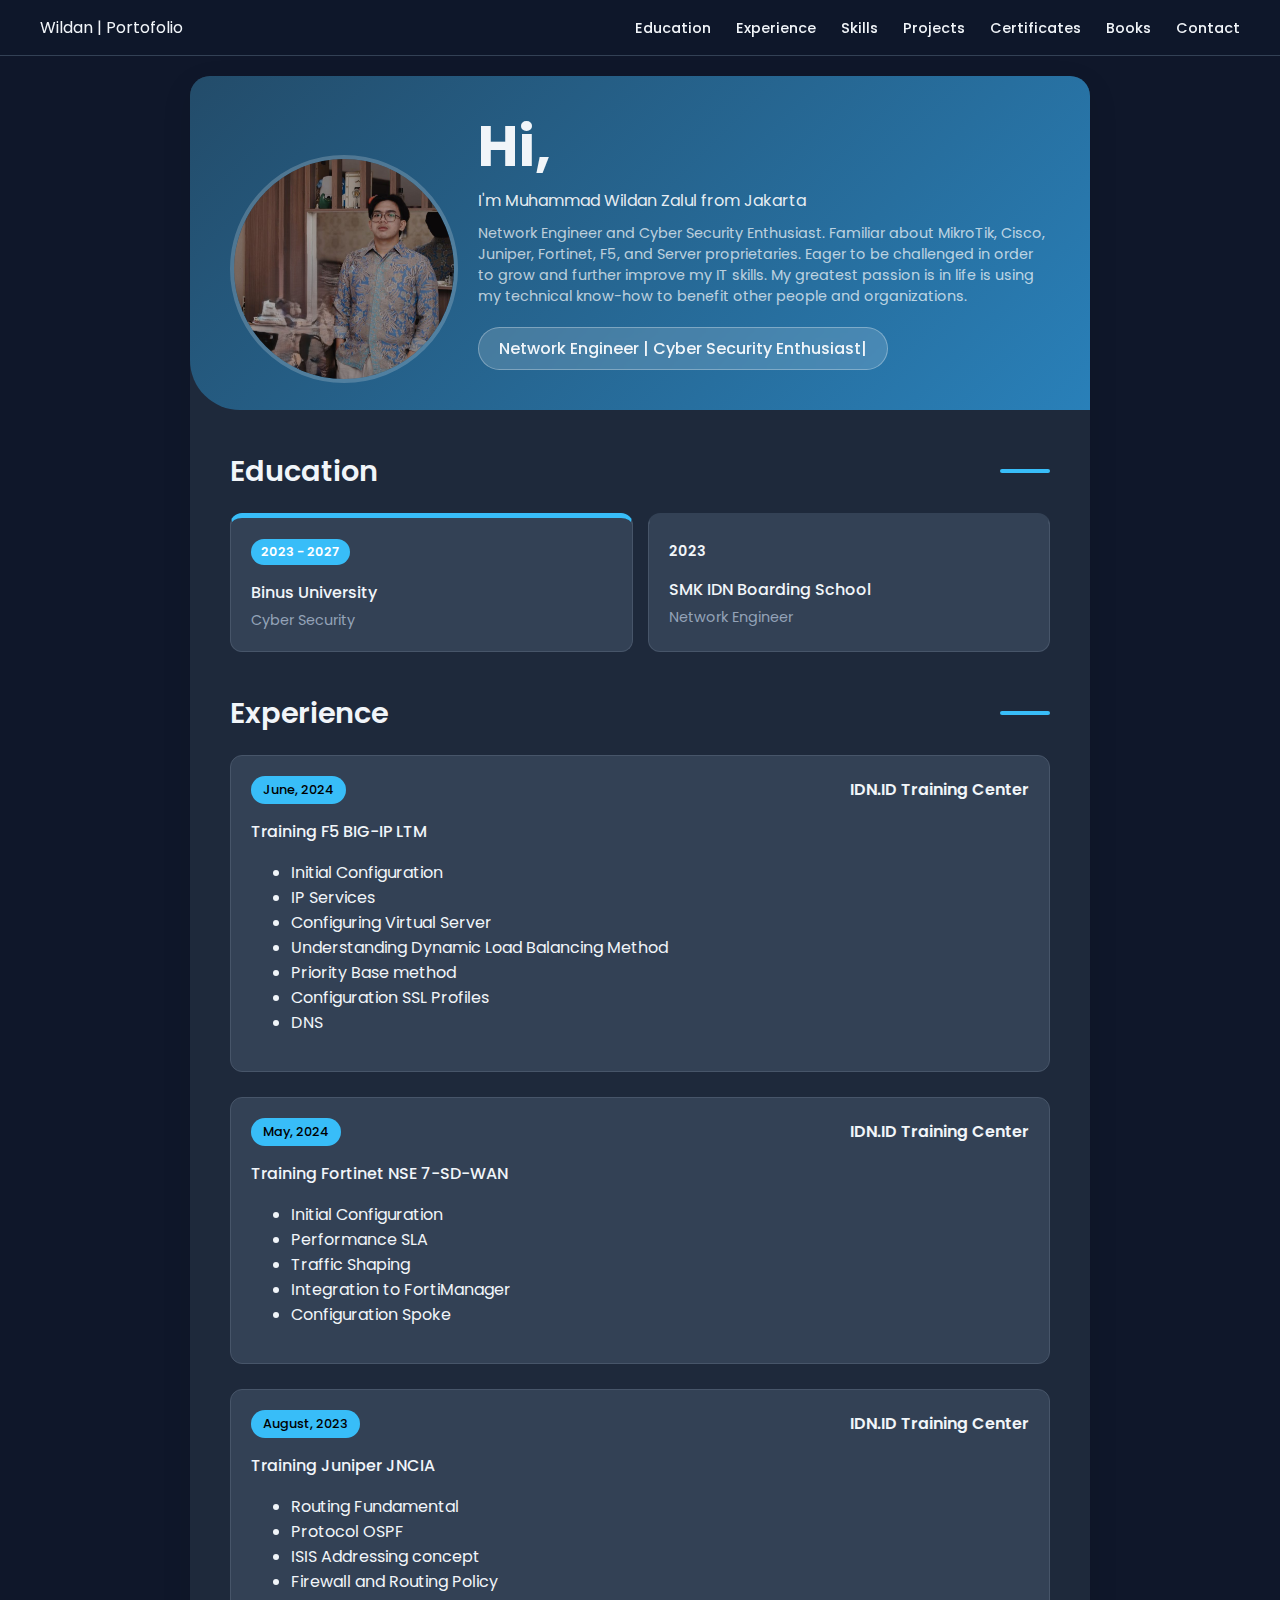
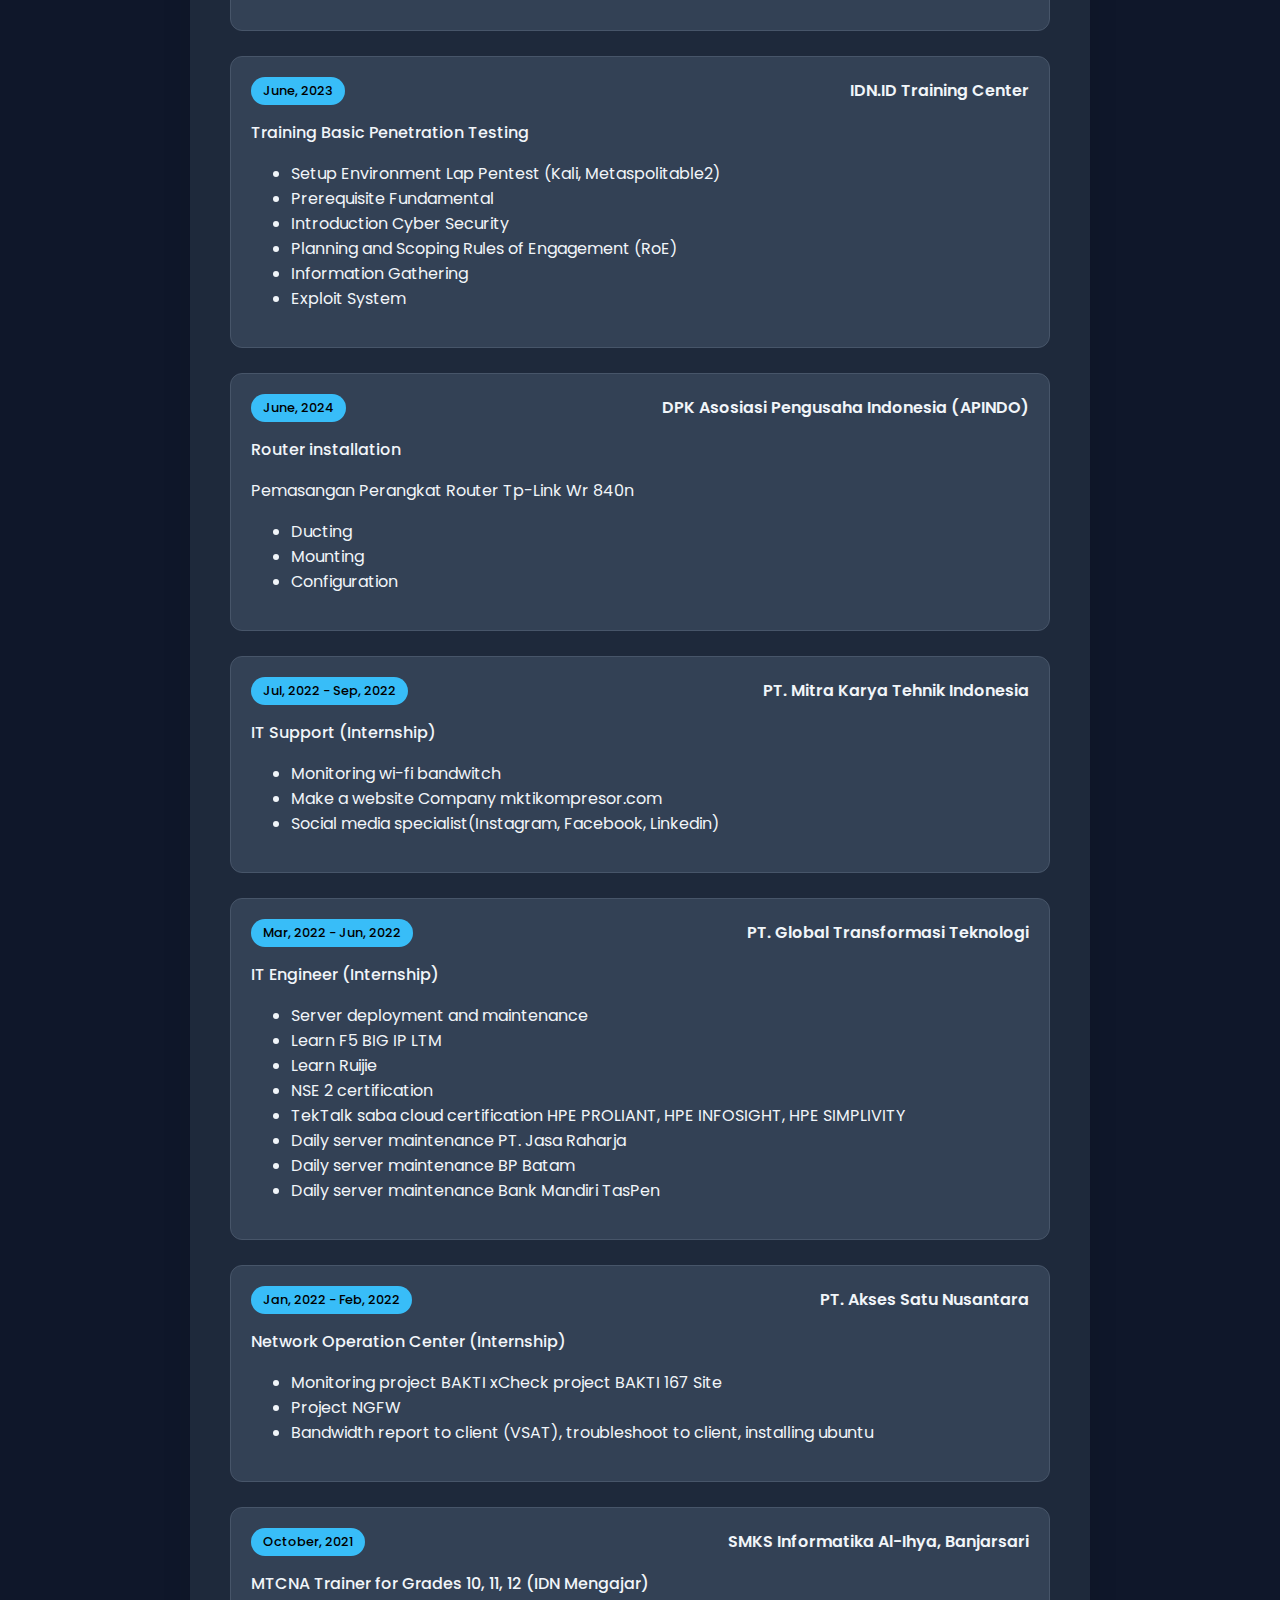
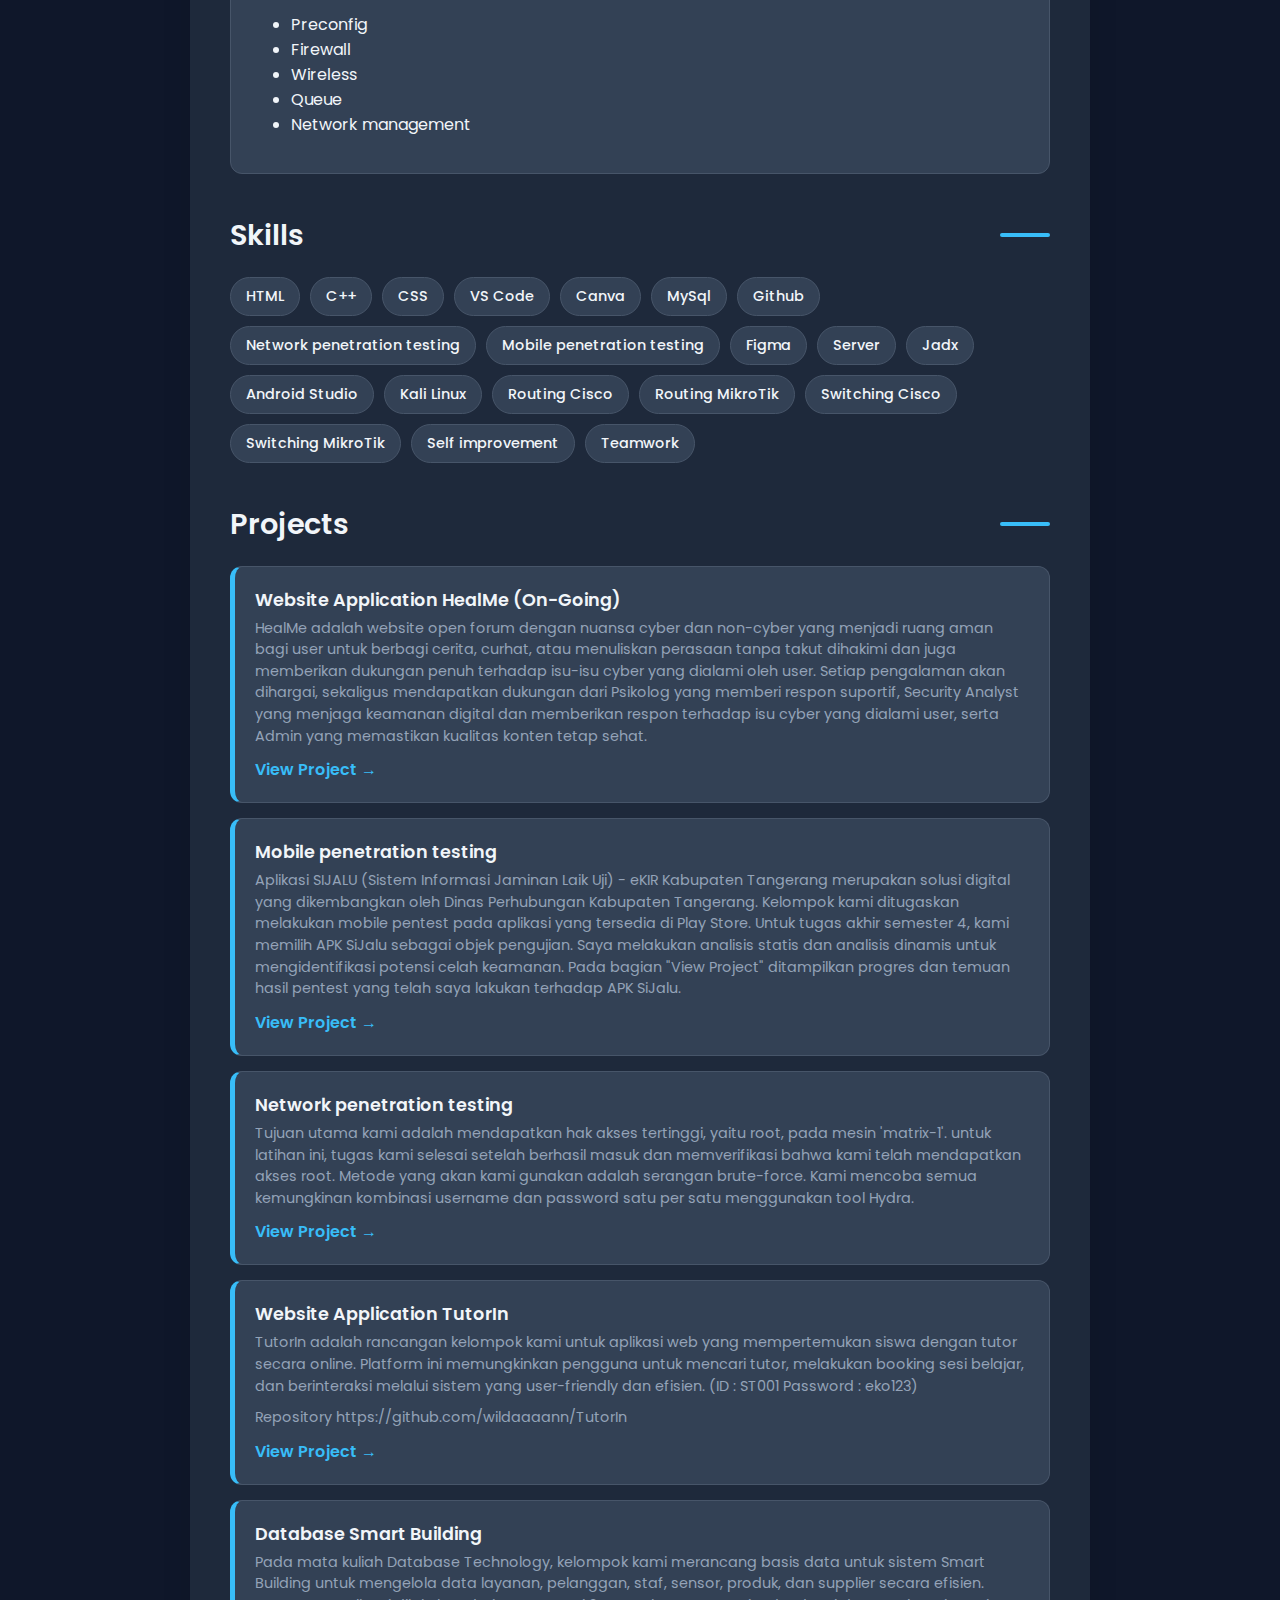
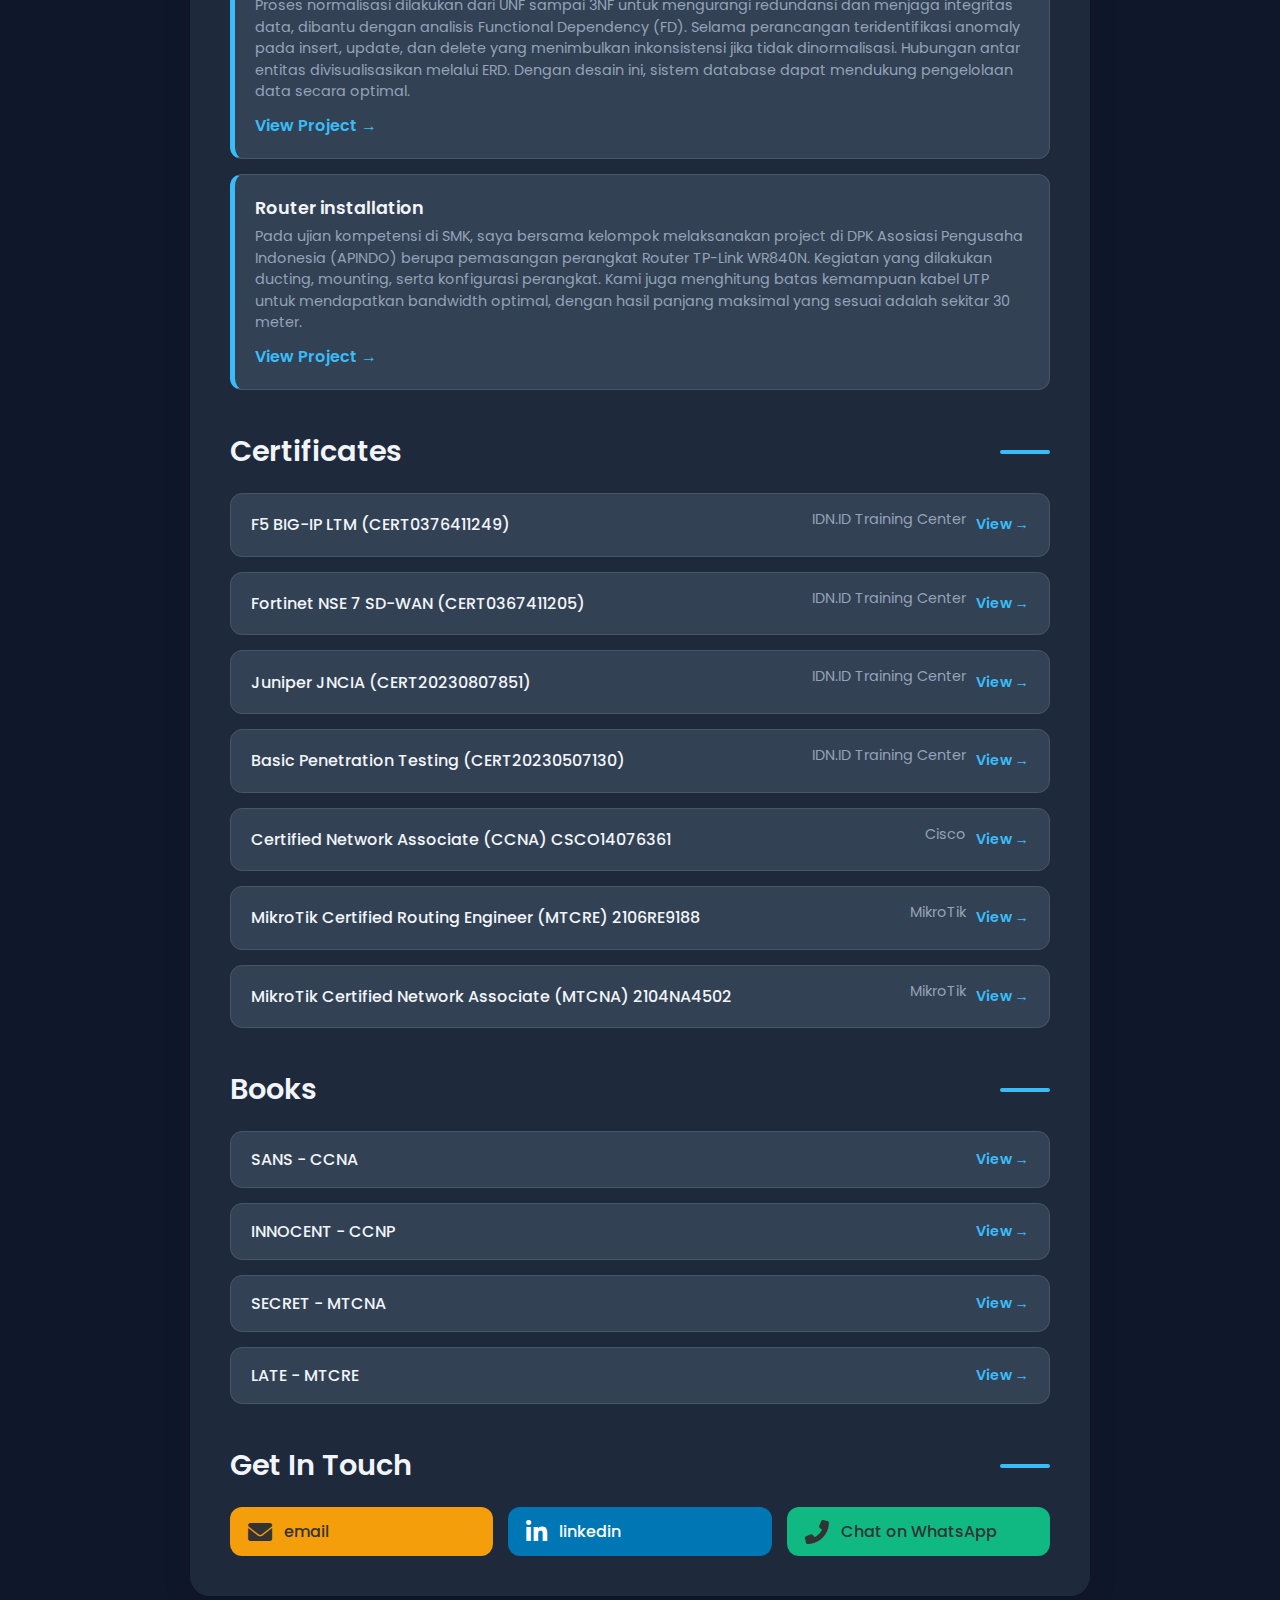
<file: index.html>
<!DOCTYPE html>
<html lang="en">
<head>
    <meta charset="UTF-8">
    <meta name="viewport" content="width=device-width, initial-scale=1.0">
    <title>Portofolio | Muhammad Wildan Zalul</title>
    <link rel="stylesheet" href="portofolio.css">
    <link rel="stylesheet" href="https://cdnjs.cloudflare.com/ajax/libs/font-awesome/6.0.0-beta3/css/all.min.css">
</head>
<body class="dark-mode">

    <nav class="navbar">
        <div class="nav-container">
            <span class="logo">Wildan | Portofolio</span>
            <button class="menu-toggle" id="menu-toggle">
                <i class="fas fa-bars"></i>
            </button>
            <ul id="nav-menu">
                <li><a href="#education">Education</a></li>
                <li><a href="#experience">Experience</a></li>
                <li><a href="#skills">Skills</a></li>
                <li><a href="#projects">Projects</a></li>
                <li><a href="#certificates">Certificates</a></li>
                <li><a href="#books">Books</a></li>
                <li><a href="#contact">Contact</a></li>
            </ul>
        </div>
    </nav>

    <div class="container">
        <!-- Header Section -->
        <header>
            <div class="header-content">
                <div class="illustration">
                    <img src="assets/2.jpg" alt="">
                </div>
                <div class="intro-text">
                    <h1>Hi,</h1>
                    <p>I'm Muhammad Wildan Zalul from Jakarta</p>
                    <p class="intro-tag">Network Engineer and Cyber Security Enthusiast. Familiar about MikroTik, Cisco, Juniper, Fortinet, F5, and Server proprietaries.
                                Eager to be challenged in order to grow and further improve my IT skills.
                                My greatest passion is in life is using my technical know-how to benefit other people and organizations.</p>
                    <div class="position-box">
                        <!-- <span class="dots"></span> -->
                        <span class="position-text">Network Engineer | Cyber Security Enthusiast</span>
                    </div>
                </div>
            </div>
        </header>

        <main class="main-content">
            <!-- Education Section -->
            <section id="education" class="card-section">
                <div class="section-header">
                    <h2>Education</h2>
                    <span class="section-divider"></span>
                </div>
                <div class="timeline">
                    <div class="timeline-item active">
                        <div class="timeline-content">
                            <span class="year badge">2023 - 2027</span>
                            <p class="university">Binus University</p>
                            <p class="major">Cyber Security</p>
                        </div>
                    </div>
                    <div class="timeline-item">
                        <div class="timeline-content">
                            <span class="year">2023</span>
                            <p class="university">SMK IDN Boarding School</p>
                            <p class="major">Network Engineer</p>
                        </div>
                    </div>
                </div>
            </section>

            <!-- Experience Section -->
            <section id="experience" class="card-section">
                <div class="section-header">
                    <h2>Experience</h2>
                    <span class="section-divider"></span>
                </div>
                <div class="experience-item">
                     <div class="experience-header">
                        <span class="year">June, 2024</span>
                        <span class="company">IDN.ID Training Center</span>
                     </div>
                     <p class="job-title">Training F5 BIG-IP LTM</p>
                     <ul>
                         <li>Initial Configuration</li>
                         <li>IP Services</li>
                         <li>Configuring Virtual Server</li>
                         <li>Understanding Dynamic Load Balancing Method</li>
                         <li>Priority Base method</li>
                         <li>Configuration SSL Profiles</li>
                         <li>DNS</li>
                     </ul>
                </div>
                <br>
                <div class="experience-item">
                     <div class="experience-header">
                        <span class="year">May, 2024</span>
                        <span class="company">IDN.ID Training Center</span>
                     </div>
                     <p class="job-title">Training Fortinet NSE 7-SD-WAN</p>
                    <ul>
                        <li>Initial Configuration</li>
                        <li>Performance SLA</li>
                        <li>Traffic Shaping</li>
                        <li>Integration to FortiManager</li>
                        <li>Configuration Spoke</li>
                    </ul>
                </div>
                <br>
                <div class="experience-item">
                     <div class="experience-header">
                        <span class="year">August, 2023</span>
                        <span class="company">IDN.ID Training Center</span>
                     </div>
                     <p class="job-title">Training Juniper JNCIA</p>
                    <ul>
                        <li>Routing Fundamental</li>
                        <li>Protocol OSPF</li>
                        <li>ISIS Addressing concept</li>
                        <li>Firewall and Routing Policy</li>
                    </ul>
                </div>
                <br>
                <div class="experience-item">
                     <div class="experience-header">
                        <span class="year">June, 2023</span>
                        <span class="company">IDN.ID Training Center</span>
                     </div>
                     <p class="job-title">Training Basic Penetration Testing</p>
                    <ul>
                        <li>Setup Environment Lap Pentest (Kali, Metaspolitable2)</li>
                        <li>Prerequisite Fundamental</li>
                        <li>Introduction Cyber Security</li>
                        <li>Planning and Scoping Rules of Engagement (RoE)</li>
                        <li>Information Gathering</li>
                        <li>Exploit System</li>
                    </ul>
                </div>
                <br>
                <div class="experience-item">
                     <div class="experience-header">
                        <span class="year">June, 2024</span>
                        <span class="company">DPK Asosiasi Pengusaha Indonesia (APINDO)</span>
                     </div>
                     <p class="job-title">Router installation</p>
                     <p>Pemasangan Perangkat Router Tp-Link Wr 840n</p>
                    <ul>
                        <li>Ducting</li>
                        <li>Mounting</li>
                        <li>Configuration</li>
                    </ul>
                </div>
                <br>
                <div class="experience-item">
                     <div class="experience-header">
                        <span class="year">Jul, 2022 - Sep, 2022</span>
                        <span class="company">PT. Mitra Karya Tehnik Indonesia</span>
                     </div>
                     <p class="job-title">IT Support (Internship)</p>
                    <ul>
                        <li>Monitoring wi-fi bandwitch</li>
                        <li>Make a website Company mktikompresor.com</li>
                        <li>Social media specialist(Instagram, Facebook, Linkedin)</li>
                    </ul>
                </div>
                <br>
                <div class="experience-item">
                     <div class="experience-header">
                        <span class="year">Mar, 2022 - Jun, 2022</span>
                        <span class="company">PT. Global Transformasi Teknologi</span>
                     </div>
                     <p class="job-title">IT Engineer (Internship)</p>
                    <ul>
                        <li>Server deployment and maintenance</li>
                        <li>Learn F5 BIG IP LTM</li>
                        <li>Learn Ruijie</li>
                        <li>NSE 2 certification</li>
                        <li>TekTalk saba cloud certification HPE PROLIANT, HPE INFOSIGHT, HPE SIMPLIVITY</li>
                        <li>Daily server maintenance PT. Jasa Raharja</li>
                        <li>Daily server maintenance BP Batam</li>
                        <li>Daily server maintenance Bank Mandiri TasPen</li>
                    </ul>
                </div>
                <br>
                <div class="experience-item">
                     <div class="experience-header">
                        <span class="year">Jan, 2022 - Feb, 2022</span>
                        <span class="company">PT. Akses Satu Nusantara</span>
                     </div>
                     <p class="job-title">Network Operation Center (Internship)</p>
                    <ul>
                        <li>Monitoring project BAKTI xCheck project BAKTI 167 Site</li>
                        <li>Project NGFW</li>
                        <li>Bandwidth report to client (VSAT), troubleshoot to client, installing ubuntu</li>
                    </ul>
                </div>
                <br>
                <div class="experience-item">
                     <div class="experience-header">
                        <span class="year">October, 2021</span>
                        <span class="company">SMKS Informatika Al-Ihya, Banjarsari</span>
                     </div>
                     <p class="job-title">MTCNA Trainer for Grades 10, 11, 12 (IDN Mengajar)</p>
                    <ul>
                        <li>Preconfig</li>
                        <li>Firewall</li>
                        <li>Wireless</li>
                        <li>Queue</li>
                        <li>Network management</li>
                    </ul>
                </div>

            </section>

            <!-- Skills Section -->
            <section id="skills" class="card-section">
                <div class="section-header">
                    <h2>Skills</h2>
                    <span class="section-divider"></span>
                </div>
                <div class="skills-container">
                    <span class="skill-tag">HTML</span>
                    <span class="skill-tag">C++</span>
                    <span class="skill-tag">CSS</span>
                    <span class="skill-tag">VS Code</span>
                    <span class="skill-tag">Canva</span>
                    <span class="skill-tag">MySql</span>
                    <span class="skill-tag">Github</span>
                    <span class="skill-tag">Network penetration testing</span>
                    <span class="skill-tag">Mobile penetration testing</span>
                    <span class="skill-tag">Figma</span>
                    <span class="skill-tag">Server</span>
                    <span class="skill-tag">Jadx</span>
                    <span class="skill-tag">Android Studio</span>
                    <span class="skill-tag">Kali Linux</span>
                    <span class="skill-tag">Routing Cisco</span>
                    <span class="skill-tag">Routing MikroTik</span>
                    <span class="skill-tag">Switching Cisco</span>
                    <span class="skill-tag">Switching MikroTik</span>
                    <span class="skill-tag">Self improvement</span>
                    <span class="skill-tag">Teamwork</span>
                </div>
            </section>
            
            <!-- Projects Section -->
            <section id="projects" class="card-section">
                <div class="section-header">
                    <h2>Projects</h2>
                    <span class="section-divider"></span>
                </div>
                <div class="project-item">
                    <h3 class="project-title">Website Application HealMe (On-Going)</h3>
                    <p class="project-description">HealMe adalah website open forum dengan nuansa cyber dan non-cyber yang menjadi ruang aman bagi user untuk berbagi cerita, 
                        curhat, atau menuliskan perasaan tanpa takut dihakimi dan juga memberikan dukungan penuh terhadap isu-isu cyber yang dialami oleh user. 
                        Setiap pengalaman akan dihargai, sekaligus mendapatkan dukungan dari Psikolog yang memberi respon suportif, Security Analyst yang menjaga keamanan digital 
                        dan memberikan respon terhadap isu cyber yang dialami user, serta Admin yang memastikan kualitas konten tetap sehat.</p>
                    <a href="#projects" class="project-link">View Project &rarr;</a>
                </div>
                <div class="project-item">
                    <h3 class="project-title">Mobile penetration testing</h3>
                    <p class="project-description">Aplikasi SIJALU (Sistem Informasi Jaminan Laik Uji) - eKIR Kabupaten Tangerang merupakan solusi digital yang dikembangkan 
                        oleh Dinas Perhubungan Kabupaten Tangerang. Kelompok kami ditugaskan melakukan mobile pentest pada aplikasi yang tersedia di Play Store. 
                        Untuk tugas akhir semester 4, kami memilih APK SiJalu sebagai objek pengujian. Saya melakukan analisis statis dan analisis dinamis untuk 
                        mengidentifikasi potensi celah keamanan. Pada bagian "View Project" ditampilkan progres dan temuan hasil pentest yang telah saya lakukan 
                        terhadap APK SiJalu.</p>
                    <a href="https://www.canva.com/design/DAGpONgLlIQ/4eA1ZPYXY98N-KbgB3QrKw/edit?utm_content=DAGpONgLlIQ&utm_campaign=designshare&utm_medium=link2&utm_source=sharebutton" class="project-link" target="_blank" rel="noopener noreferrer">View Project &rarr;</a>
                </div>
                <div class="project-item">
                    <h3 class="project-title">Network penetration testing</h3>
                    <p class="project-description">Tujuan utama kami adalah mendapatkan hak akses tertinggi, yaitu root, pada mesin 'matrix-1'. 
                        untuk latihan ini, tugas kami selesai setelah berhasil masuk dan memverifikasi bahwa kami telah mendapatkan akses root. 
                        Metode yang akan kami gunakan adalah serangan brute-force.  
                        Kami mencoba semua kemungkinan kombinasi username dan password satu per satu menggunakan tool Hydra.</p>
                    <a href="https://drive.google.com/file/d/16xUpfJKiLMXLc_3cDHgbmJf4Jbhcw6Kv/view?usp=sharing" class="project-link" target="_blank" rel="noopener noreferrer">View Project &rarr;</a>
                </div>
                <div class="project-item">
                    <h3 class="project-title">Website Application TutorIn</h3>
                    <p class="project-description">TutorIn adalah rancangan kelompok kami untuk aplikasi web yang mempertemukan siswa dengan tutor secara online. 
                        Platform ini memungkinkan pengguna untuk mencari tutor, melakukan booking sesi belajar, dan berinteraksi melalui sistem yang user-friendly dan efisien. 
                        (ID : ST001 Password : eko123)</p>
                    <p class="project-description">Repository https://github.com/wildaaaann/TutorIn</p>
                    <a href="https://wildaaaann.github.io/TutorIn/" class="project-link" target="_blank" rel="noopener noreferrer">View Project &rarr;</a>
                </div>
                <div class="project-item">
                    <h3 class="project-title">Database Smart Building</h3>
                    <p class="project-description">Pada mata kuliah Database Technology, kelompok kami merancang basis data untuk sistem Smart Building untuk mengelola data 
                        layanan, pelanggan, staf, sensor, produk, dan supplier secara efisien. Proses normalisasi dilakukan dari UNF sampai 3NF untuk mengurangi redundansi 
                        dan menjaga integritas data, dibantu dengan analisis Functional Dependency (FD). Selama perancangan teridentifikasi anomaly pada 
                        insert, update, dan delete yang menimbulkan inkonsistensi jika tidak dinormalisasi. Hubungan antar entitas divisualisasikan melalui ERD. 
                        Dengan desain ini, sistem database dapat mendukung pengelolaan data secara optimal.</p>
                    <a href="https://www.canva.com/design/DAGngFAaUKY/1qh1cPQyoDuNccWelIEifQ/edit?utm_content=DAGngFAaUKY&utm_campaign=designshare&utm_medium=link2&utm_source=sharebutton" class="project-link" target="_blank" rel="noopener noreferrer">View Project &rarr;</a>
                </div>
                <div class="project-item">
                    <h3 class="project-title">Router installation</h3>
                    <p class="project-description">Pada ujian kompetensi di SMK, saya bersama kelompok melaksanakan project di DPK Asosiasi Pengusaha Indonesia (APINDO) 
                        berupa pemasangan perangkat Router TP-Link WR840N. Kegiatan yang dilakukan ducting, mounting, serta konfigurasi perangkat. 
                        Kami juga menghitung batas kemampuan kabel UTP untuk mendapatkan bandwidth optimal, dengan hasil panjang maksimal yang sesuai adalah sekitar 30 meter.</p>
                    <a href="https://www.canva.com/design/DAFfGkWxZG8/Z4ShvhIE_tK9Fj-F6X_JFw/edit?utm_content=DAFfGkWxZG8&utm_campaign=designshare&utm_medium=link2&utm_source=sharebutton" class="project-link" target="_blank" rel="noopener noreferrer">View Project &rarr;</a>
                </div>
            </section>

            <!-- Certificates Section -->
            <section id="certificates" class="card-section">
                <div class="section-header">
                    <h2>Certificates</h2>
                    <span class="section-divider"></span>
                </div>
                <ul class="item-list">
                    <li>
                        <span class="item-title">F5 BIG-IP LTM (CERT0376411249)</span>
                        <p class="project-description">IDN.ID Training Center</p>
                        <a href="https://drive.google.com/file/d/1yqSNQF5WNq0K2_evGW8hFGO0X6NoBrdY/view?usp=sharing" class="view-item-btn" target="_blank" rel="noopener noreferrer">View &rarr;</a>
                    </li>
                    <li>
                        <span class="item-title">Fortinet NSE 7 SD-WAN (CERT0367411205)</span>
                        <p class="project-description">IDN.ID Training Center</p>
                        <a href="#certificates" class="view-item-btn">View &rarr;</a>
                    </li>
                    <li>
                        <span class="item-title">Juniper JNCIA (CERT20230807851)</span>
                        <p class="project-description">IDN.ID Training Center</p>
                        <a href="https://drive.google.com/file/d/1FpmZtnVQC_bJH9LdOMe9C3sD0kpL0tIK/view?usp=sharing" class="view-item-btn" target="_blank" rel="noopener noreferrer">View &rarr;</a>
                    </li>
                    <li>
                        <span class="item-title">Basic Penetration Testing (CERT20230507130)</span>
                        <p class="project-description">IDN.ID Training Center</p>
                        <a href="https://drive.google.com/file/d/150rifD4Zsip22-vRpBnjascvbCdlQxut/view?usp=sharing" class="view-item-btn" target="_blank" rel="noopener noreferrer">View &rarr;</a>
                    </li>
                    <li>
                        <span class="item-title">Certified Network Associate (CCNA) CSCO14076361</span>
                        <p class="project-description">Cisco</p>
                        <a href="https://drive.google.com/file/d/1MvZZOb0IRdlI2wbPwb3MvBx-vl-zi9Ut/view?usp=sharing" class="view-item-btn" target="_blank" rel="noopener noreferrer">View &rarr;</a>
                    </li>
                    <li>
                        <span class="item-title">MikroTik Certified Routing Engineer (MTCRE) 2106RE9188</span>
                        <p class="project-description">MikroTik</p>
                        <a href="https://drive.google.com/file/d/1mG5F7LOjstoTLaxUkWNJpfX415zsQH2F/view?usp=sharing" class="view-item-btn" target="_blank" rel="noopener noreferrer">View &rarr;</a>
                    </li>
                    <li>
                        <span class="item-title">MikroTik Certified Network Associate (MTCNA) 2104NA4502</span>
                        <p class="project-description">MikroTik</p>
                        <a href="https://drive.google.com/file/d/16nrIuWb4SQq-aty3HTIwOOd2MRWk0vms/view?usp=sharing" class="view-item-btn" target="_blank" rel="noopener noreferrer">View &rarr;</a>
                    </li>
                </ul>
            </section>

            <!-- Books Section -->
            <section id="books" class="card-section">
                <div class="section-header">
                    <h2>Books</h2>
                    <span class="section-divider"></span>
                </div>
                <ul class="item-list">
                    <li>
                        <span class="item-title">SANS - CCNA</span>
                        <a href="https://drive.google.com/file/d/1uNKqRYjv8E6VnTLAFx654PGXx0ZWJiu6/view?usp=sharing" class="view-item-btn" target="_blank" rel="noopener noreferrer">View &rarr;</a>
                    </li>
                    <li>
                        <span class="item-title">INNOCENT - CCNP</span>
                        <a href="https://drive.google.com/file/d/1-HoqnBS4XZlCw4woXaM8xd_bIw7rveI4/view?usp=sharing" class="view-item-btn" target="_blank" rel="noopener noreferrer">View &rarr;</a>
                    </li>
                    <li>
                        <span class="item-title">SECRET - MTCNA</span>
                        <a href="https://drive.google.com/file/d/1lreE7jgEzb-ck4fKLCMUgRwiaNOn0tf8/view?usp=sharing" class="view-item-btn" target="_blank" rel="noopener noreferrer">View &rarr;</a>
                    </li>
                    <li>
                        <span class="item-title">LATE - MTCRE</span>
                        <a href="https://drive.google.com/file/d/1_TgmU39PJCeHvVVI5M0zlkD5-sFuB_9r/view?usp=sharing" class="view-item-btn" target="_blank" rel="noopener noreferrer">View &rarr;</a>
                    </li>
                </ul>
            </section>

            <!-- Get In Touch Section -->
            <section id="contact" class="get-in-touch">
                <div class="section-header">
                    <h2>Get In Touch</h2>
                    <span class="section-divider"></span>
                </div>
                <div class="contact-links">
                    <a href="mailto:m.wildanzalul@gmail.com" class="contact-box email">
                        <i class="fas fa-envelope"></i>
                        <span>email</span>
                    </a>
                    <a href="https://www.linkedin.com/in/muhammad-wildan-zalul/" class="contact-box linkedin" target="_blank" rel="noopener noreferrer">
                        <i class="fab fa-linkedin-in"></i>
                        <span>linkedin</span>
                    </a>
                    <a href="https://wa.me/+6285161104798" class="contact-box phone" target="_blank" rel="noopener noreferrer">
                        <i class="fas fa-phone-alt"></i>
                        <span>Chat on WhatsApp</span>
                    </a>
                </div>
            </section>
        </main>
    </div>

    <script>
    const menuToggle = document.getElementById("menu-toggle");
    const navMenu = document.getElementById("nav-menu");

    menuToggle.addEventListener("click", () => {
        navMenu.classList.toggle("show");
    });
    </script>

</body>
</html>
</file>
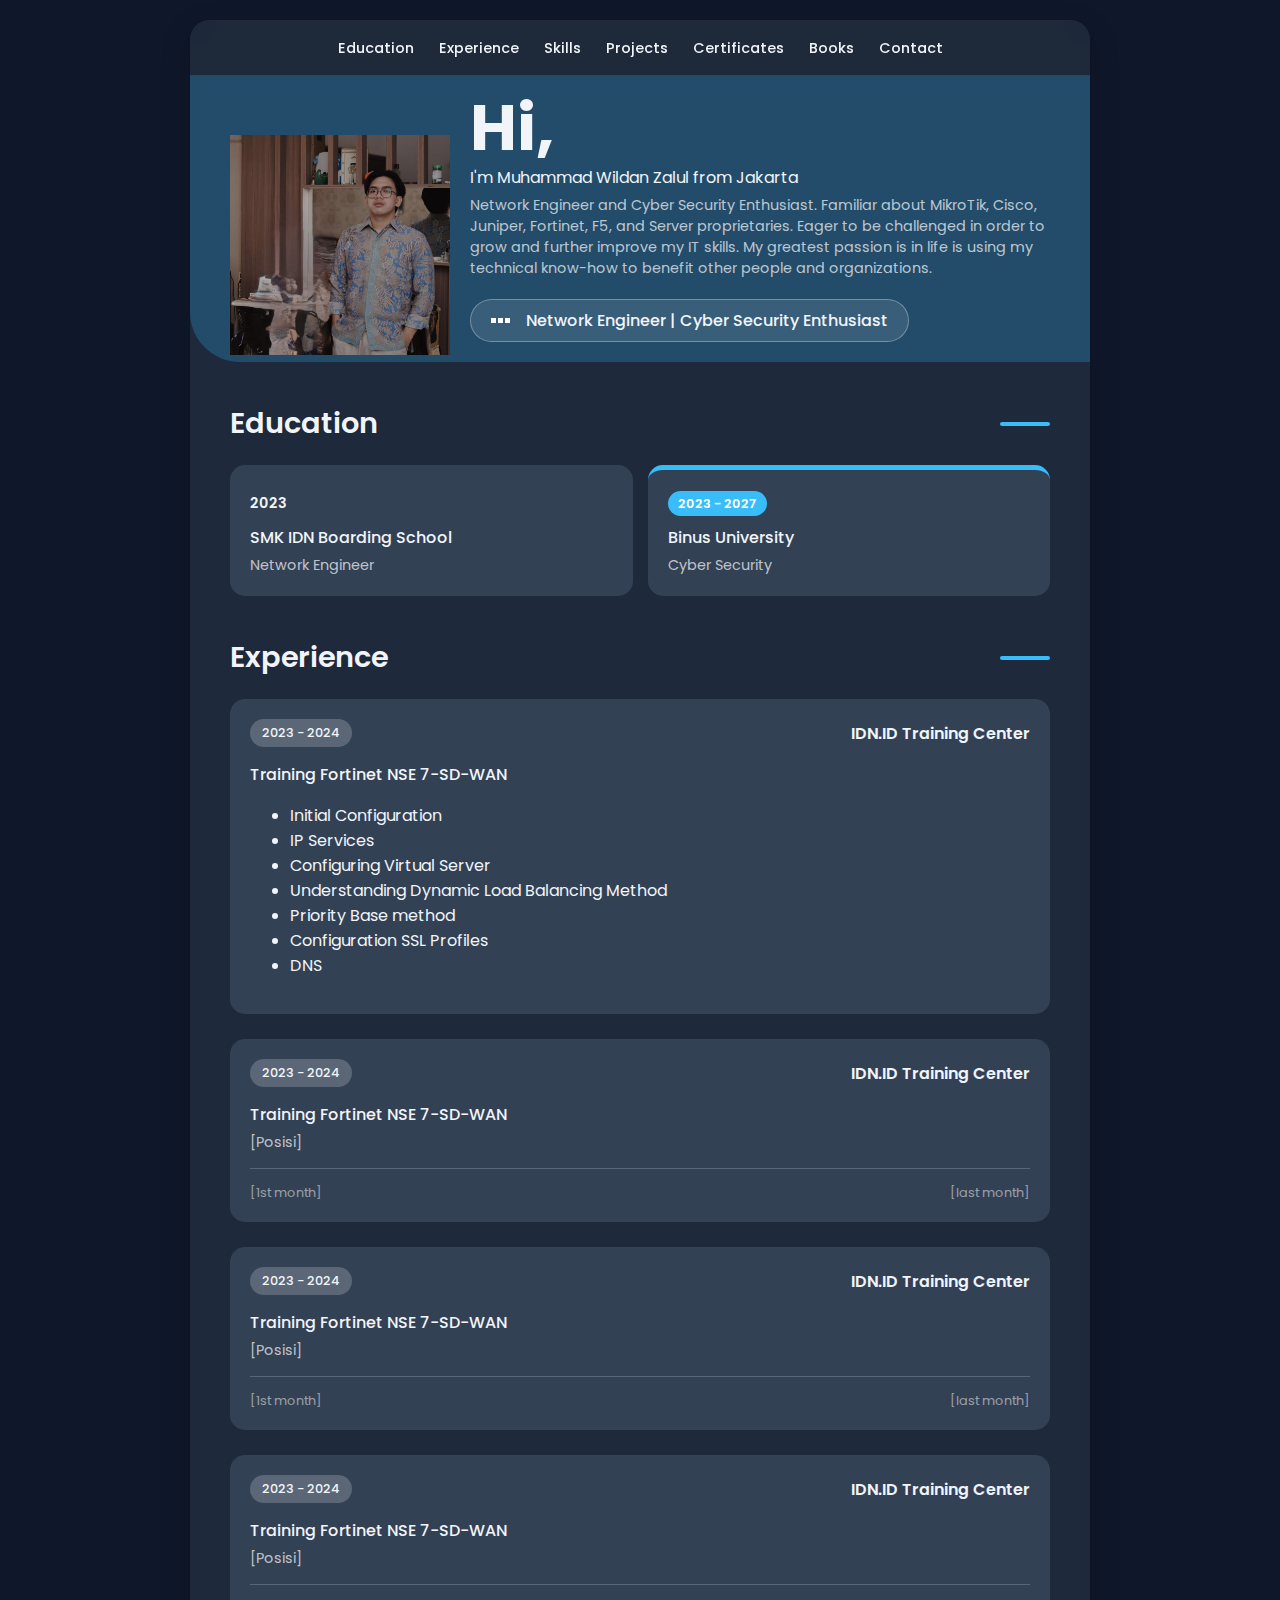
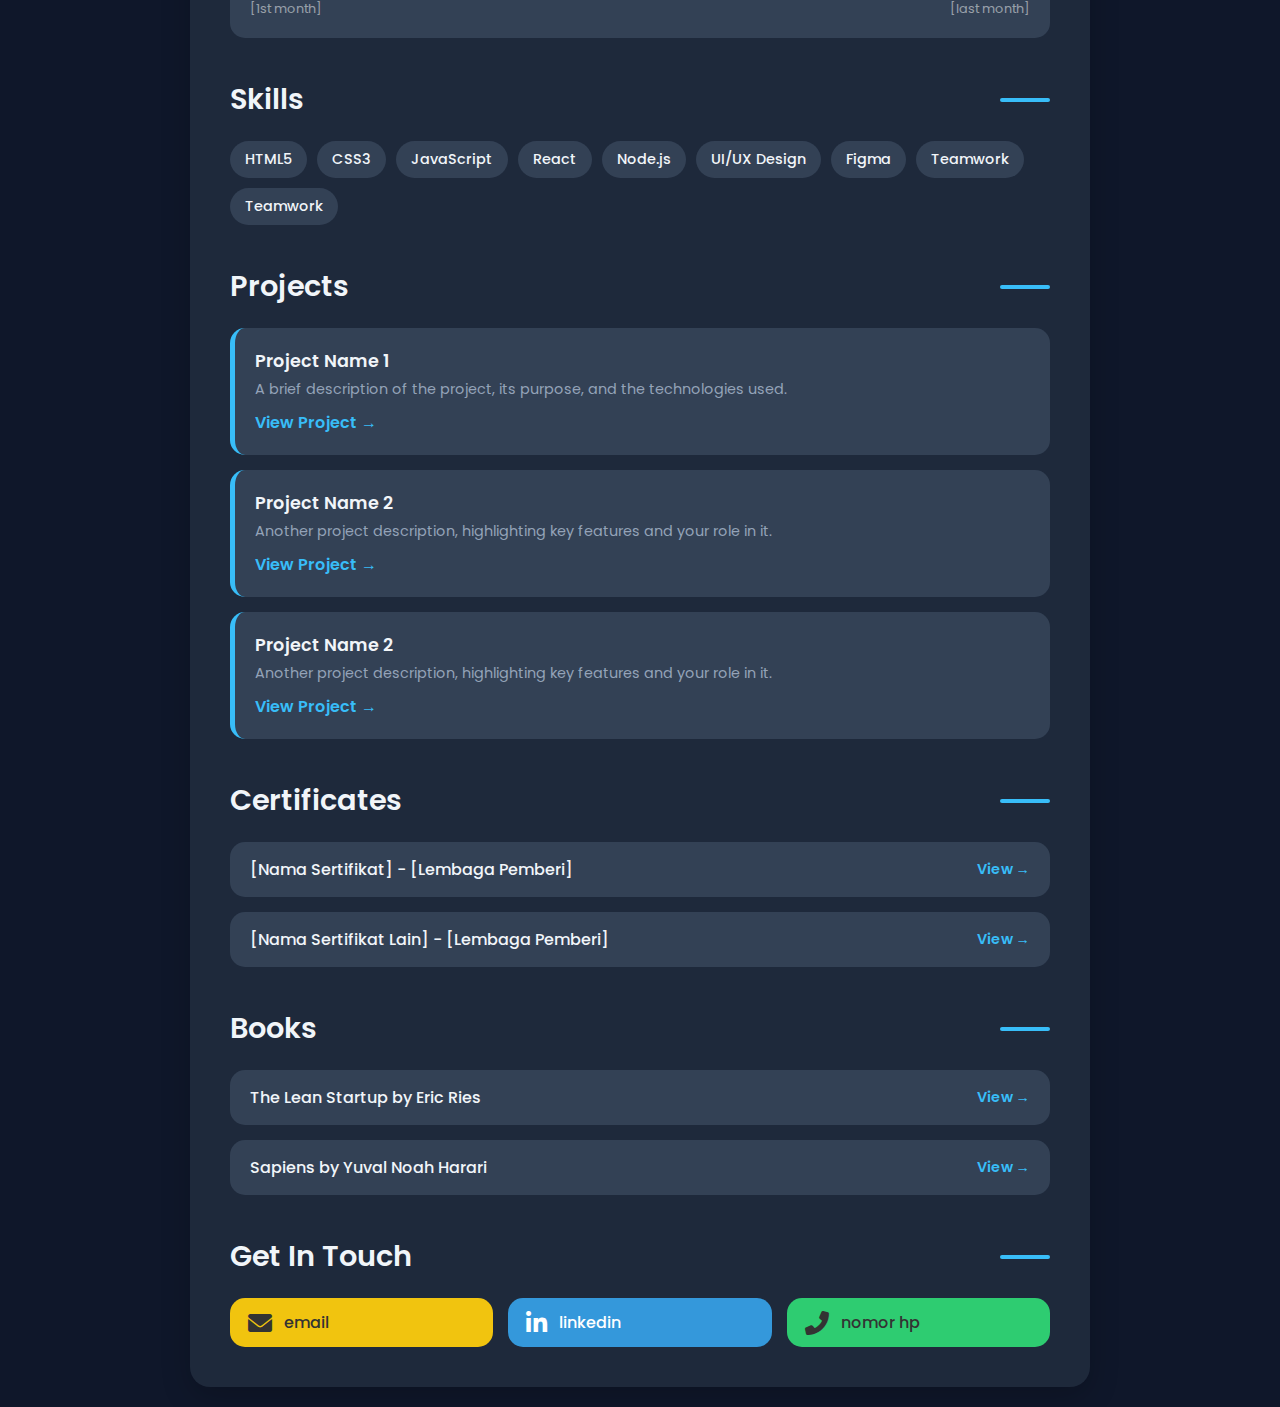
<file: code/index.html>
<!DOCTYPE html>
<html lang="id">
<head>
    <meta charset="UTF-8">
    <meta name="viewport" content="width=device-width, initial-scale=1.0">
    <title>Portofolio Pribadi</title>
    <!-- Link to external CSS file -->
    <link rel="stylesheet" href="portofolio.css">
    <link rel="stylesheet" href="https://cdnjs.cloudflare.com/ajax/libs/font-awesome/6.0.0-beta3/css/all.min.css">
</head>
<body class="dark-mode">

    <div class="container">
        <nav class="navbar">
            <ul>
                <li><a href="#education">Education</a></li>
                <li><a href="#experience">Experience</a></li>
                <li><a href="#skills">Skills</a></li>
                <li><a href="#projects">Projects</a></li>
                <li><a href="#certificates">Certificates</a></li>
                <li><a href="#books">Books</a></li>
                <li><a href="#contact">Contact</a></li>
            </ul>
        </nav>

        <!-- Header Section -->
        <header>
            <div class="header-content">
                <div class="illustration">
                    <img src="/assets/2.jpg" alt="">
                </div>
                <div class="intro-text">
                    <h1>Hi,</h1>
                    <p>I'm Muhammad Wildan Zalul from Jakarta</p>
                    <p class="intro-tag">Network Engineer and Cyber Security Enthusiast. Familiar about MikroTik, Cisco, Juniper, Fortinet, F5, and Server proprietaries.
                                Eager to be challenged in order to grow and further improve my IT skills.
                                My greatest passion is in life is using my technical know-how to benefit other people and organizations.</p>
                    <div class="position-box">
                        <span class="dots"></span>
                        <span class="position-text">Network Engineer | Cyber Security Enthusiast</span>
                    </div>
                </div>
            </div>
        </header>

        <main class="main-content">
            <!-- Education Section -->
            <section id="education" class="card-section">
                <div class="section-header">
                    <h2>Education</h2>
                    <span class="section-divider"></span>
                </div>
                <div class="timeline">
                    <div class="timeline-item">
                        <div class="timeline-content">
                            <span class="year">2023</span>
                            <p class="university">SMK IDN Boarding School</p>
                            <p class="major">Network Engineer</p>
                        </div>
                    </div>
                    <div class="timeline-item active">
                        <div class="timeline-content">
                            <span class="year badge">2023 - 2027</span>
                            <p class="university">Binus University</p>
                            <p class="major">Cyber Security</p>
                        </div>
                    </div>
                </div>
            </section>

            <!-- Experience Section -->
            <section id="experience" class="card-section">
                <div class="section-header">
                    <h2>Experience</h2>
                    <span class="section-divider"></span>
                </div>
                <div class="experience-item">
                     <div class="experience-header">
                        <span class="year">2023 - 2024</span>
                        <span class="company">IDN.ID Training Center</span>
                     </div>
                     <p class="job-title">Training Fortinet NSE 7-SD-WAN</p>
                     <p class="position">
                    <ul>
                        <li>Initial Configuration</li>
                        <li>IP Services</li>
                        <li>Configuring Virtual Server</li>
                        <li>Understanding Dynamic Load Balancing Method</li>
                        <li>Priority Base method</li>
                        <li>Configuration SSL Profiles</li>
                        <li>DNS</li>
                    </ul>
                </div>
                <br>
                <div class="experience-item">
                     <div class="experience-header">
                        <span class="year">2023 - 2024</span>
                        <span class="company">IDN.ID Training Center</span>
                     </div>
                     <p class="job-title">Training Fortinet NSE 7-SD-WAN</p>
                     <p class="position">[Posisi]</p>
                     <div class="job-duration">
                         <span>[1st month]</span>
                         <span>[last month]</span>
                     </div>
                </div>
                <br>
                <div class="experience-item">
                     <div class="experience-header">
                        <span class="year">2023 - 2024</span>
                        <span class="company">IDN.ID Training Center</span>
                     </div>
                     <p class="job-title">Training Fortinet NSE 7-SD-WAN</p>
                     <p class="position">[Posisi]</p>
                     <div class="job-duration">
                         <span>[1st month]</span>
                         <span>[last month]</span>
                     </div>
                </div>
                <br>
                <div class="experience-item">
                     <div class="experience-header">
                        <span class="year">2023 - 2024</span>
                        <span class="company">IDN.ID Training Center</span>
                     </div>
                     <p class="job-title">Training Fortinet NSE 7-SD-WAN</p>
                     <p class="position">[Posisi]</p>
                     <div class="job-duration">
                         <span>[1st month]</span>
                         <span>[last month]</span>
                     </div>
                </div>
            </section>

            <!-- Skills Section -->
            <section id="skills" class="card-section">
                <div class="section-header">
                    <h2>Skills</h2>
                    <span class="section-divider"></span>
                </div>
                <div class="skills-container">
                    <span class="skill-tag">HTML5</span>
                    <span class="skill-tag">CSS3</span>
                    <span class="skill-tag">JavaScript</span>
                    <span class="skill-tag">React</span>
                    <span class="skill-tag">Node.js</span>
                    <span class="skill-tag">UI/UX Design</span>
                    <span class="skill-tag">Figma</span>
                    <span class="skill-tag">Teamwork</span>
                    <span class="skill-tag">Teamwork</span>
                </div>
            </section>
            
            <!-- Projects Section -->
            <section id="projects" class="card-section">
                <div class="section-header">
                    <h2>Projects</h2>
                    <span class="section-divider"></span>
                </div>
                <div class="project-item">
                    <h3 class="project-title">Project Name 1</h3>
                    <p class="project-description">A brief description of the project, its purpose, and the technologies used.</p>
                    <a href="#" class="project-link">View Project &rarr;</a>
                </div>
                <div class="project-item">
                    <h3 class="project-title">Project Name 2</h3>
                    <p class="project-description">Another project description, highlighting key features and your role in it.</p>
                    <a href="#" class="project-link">View Project &rarr;</a>
                </div>
                <div class="project-item">
                    <h3 class="project-title">Project Name 2</h3>
                    <p class="project-description">Another project description, highlighting key features and your role in it.</p>
                    <a href="#" class="project-link">View Project &rarr;</a>
                </div>
            </section>

            <!-- Certificates Section -->
            <section id="certificates" class="card-section">
                <div class="section-header">
                    <h2>Certificates</h2>
                    <span class="section-divider"></span>
                </div>
                <ul class="item-list">
                    <li>
                        <span class="item-title">[Nama Sertifikat] - [Lembaga Pemberi]</span>
                        <a href="#" class="view-item-btn">View &rarr;</a>
                    </li>
                    <li>
                        <span class="item-title">[Nama Sertifikat Lain] - [Lembaga Pemberi]</span>
                        <a href="#" class="view-item-btn">View &rarr;</a>
                    </li>
                </ul>
            </section>

            <!-- Books Section -->
            <section id="books" class="card-section">
                <div class="section-header">
                    <h2>Books</h2>
                    <span class="section-divider"></span>
                </div>
                <ul class="item-list">
                    <li>
                        <span class="item-title">The Lean Startup by Eric Ries</span>
                        <a href="#" class="view-item-btn">View &rarr;</a>
                    </li>
                    <li>
                        <span class="item-title">Sapiens by Yuval Noah Harari</span>
                        <a href="#" class="view-item-btn">View &rarr;</a>
                    </li>
                </ul>
            </section>

            <!-- Get In Touch Section -->
            <section id="contact" class="get-in-touch">
                <div class="section-header">
                    <h2>Get In Touch</h2>
                    <span class="section-divider"></span>
                </div>
                <div class="contact-links">
                    <a href="mailto:emailanda@example.com" class="contact-box email">
                        <i class="fas fa-envelope"></i>
                        <span>email</span>
                    </a>
                    <a href="#" class="contact-box linkedin">
                        <i class="fab fa-linkedin-in"></i>
                        <span>linkedin</span>
                    </a>
                    <a href="#" class="contact-box phone">
                        <i class="fas fa-phone-alt"></i>
                        <span>nomor hp</span>
                    </a>
                </div>
            </section>
        </main>
    </div>

</body>
</html>
</file>
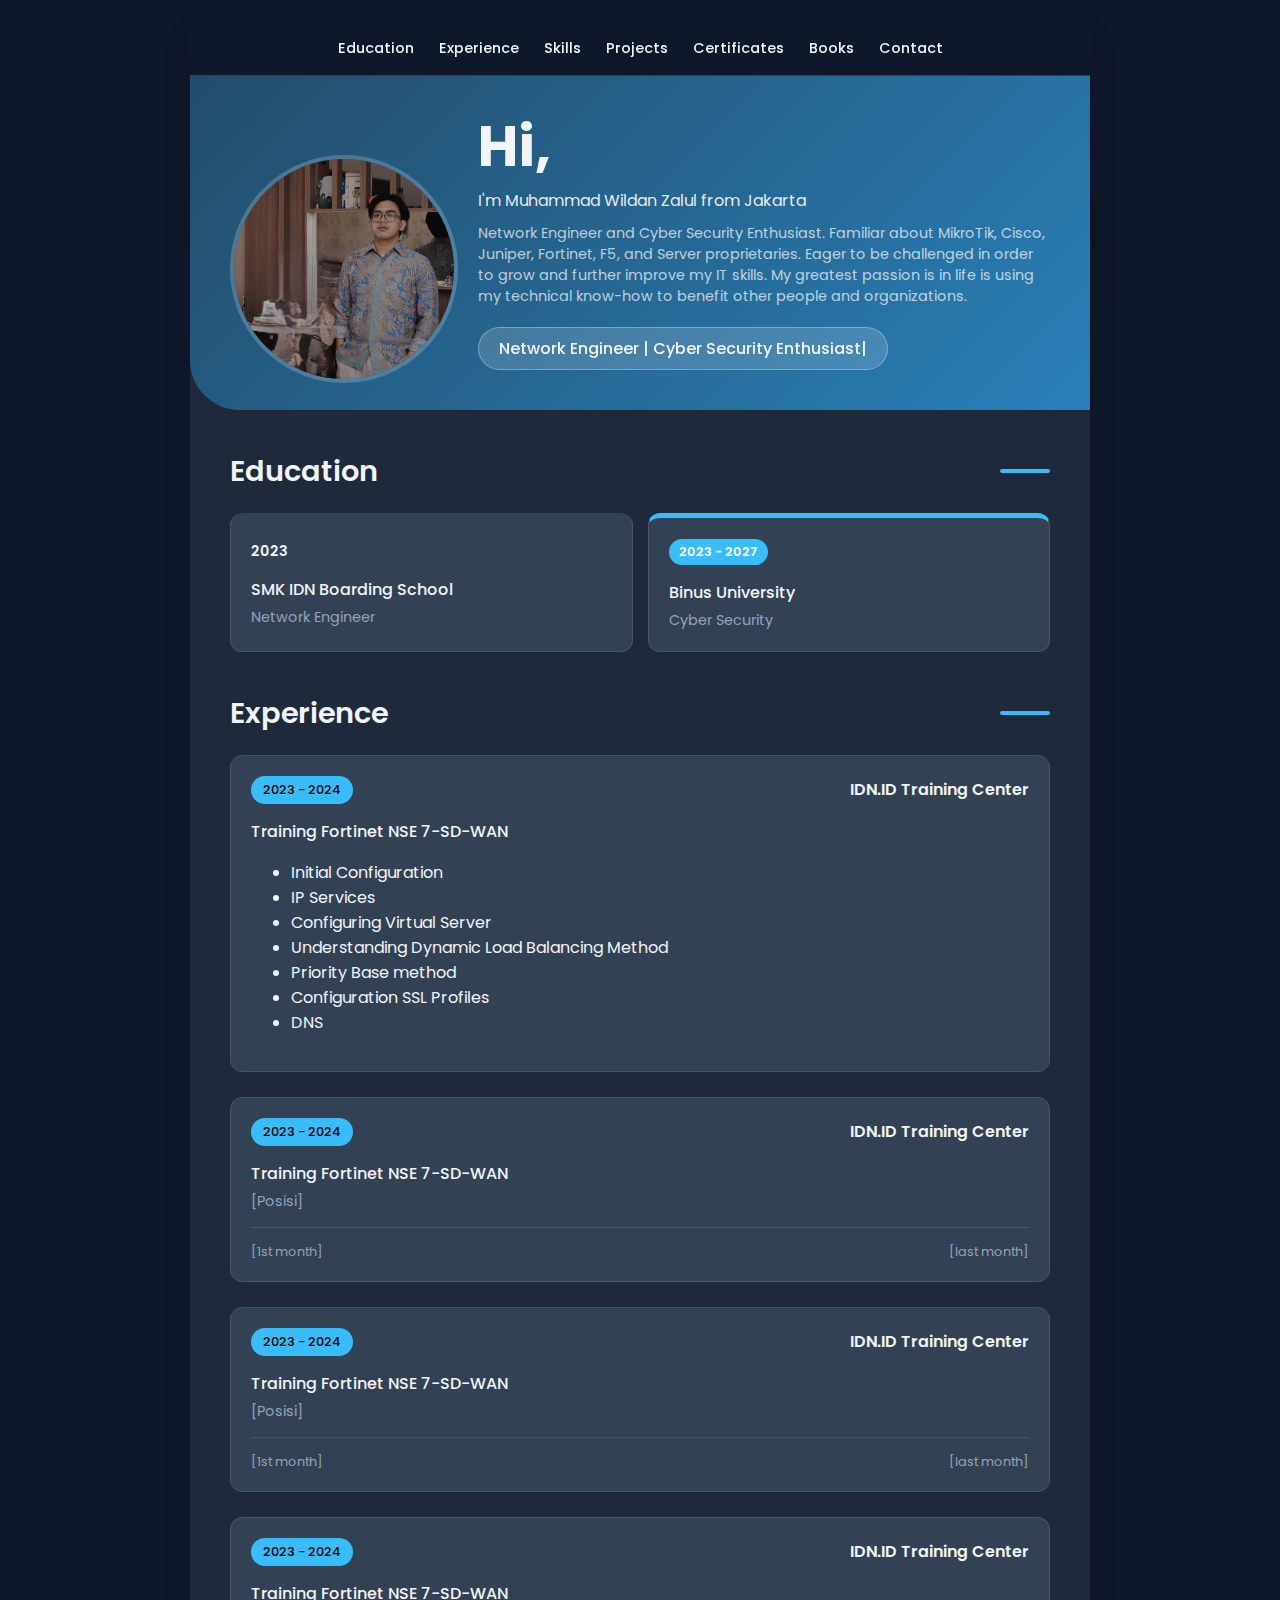
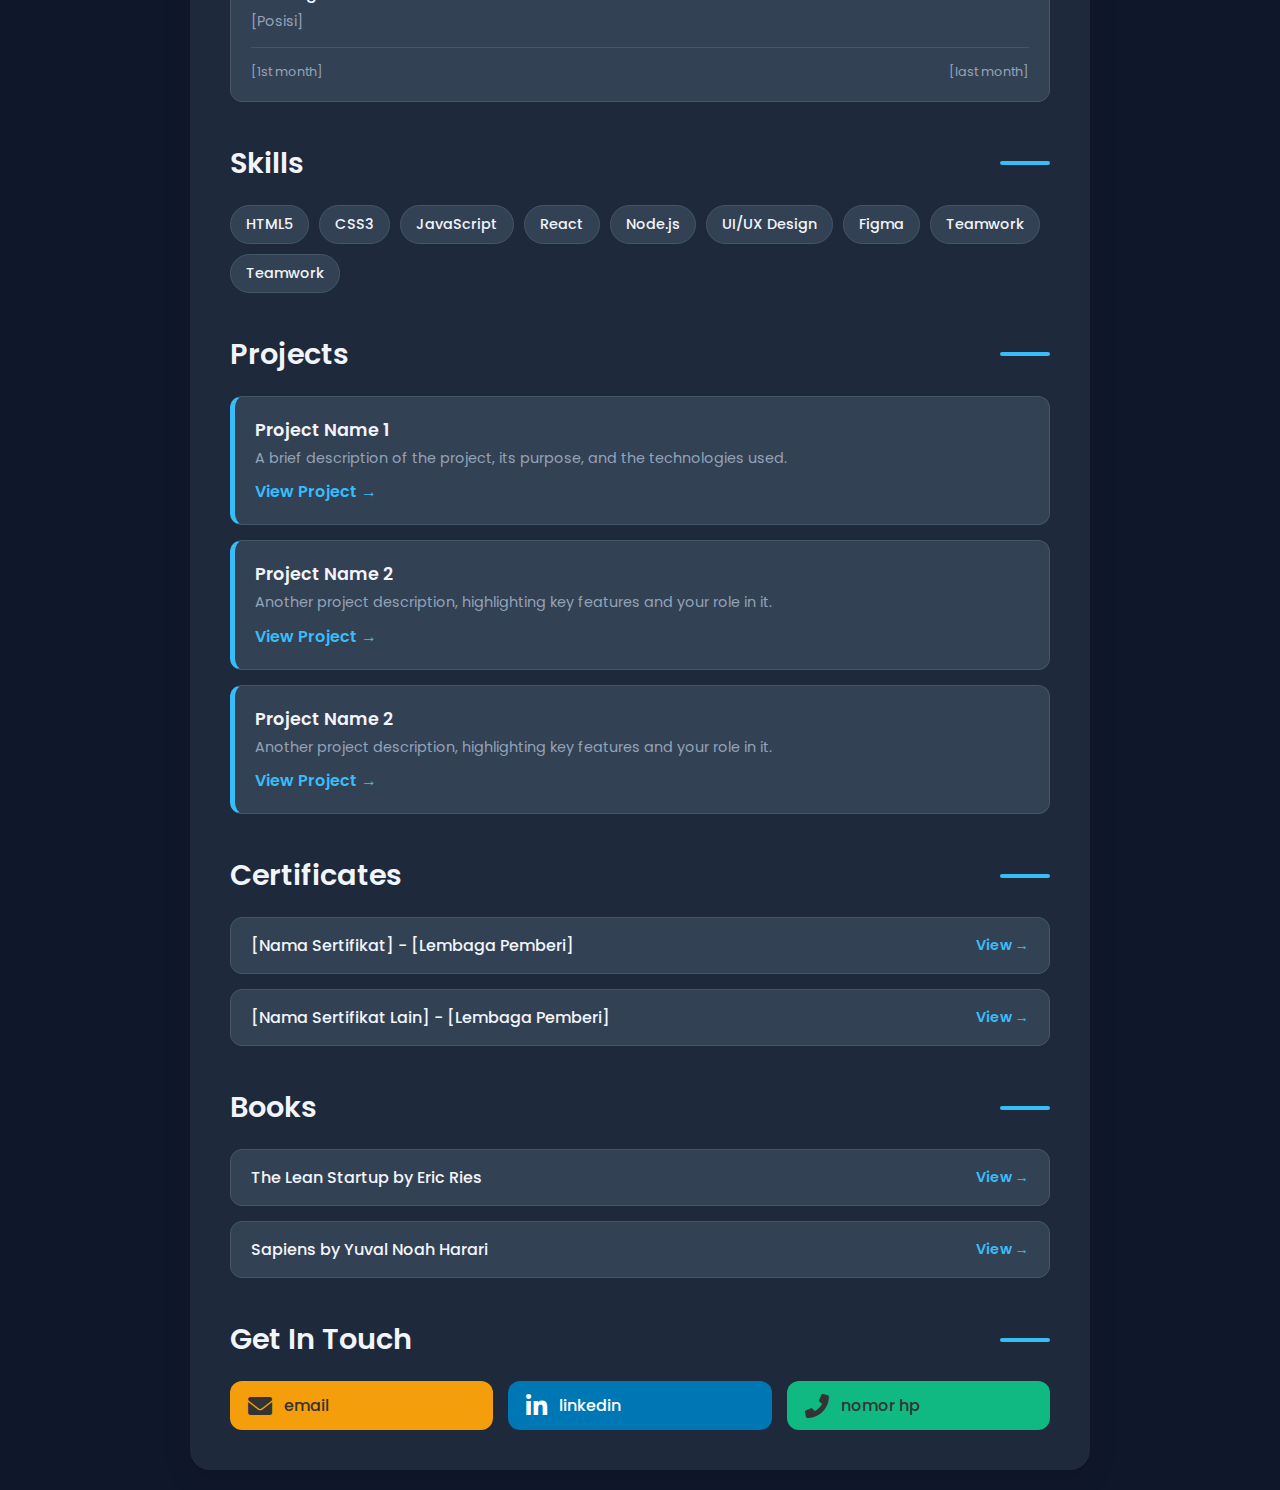
<file: portofolio.html>
<!DOCTYPE html>
<html lang="en">
<head>
    <meta charset="UTF-8">
    <meta name="viewport" content="width=device-width, initial-scale=1.0">
    <title>Portofolio Pribadi</title>
    <!-- Link to external CSS file -->
    <link rel="stylesheet" href="portofolio.css">
    <link rel="stylesheet" href="https://cdnjs.cloudflare.com/ajax/libs/font-awesome/6.0.0-beta3/css/all.min.css">
</head>
<body class="dark-mode">

    <div class="container">
        <nav class="navbar">
            <ul>
                <li><a href="#education">Education</a></li>
                <li><a href="#experience">Experience</a></li>
                <li><a href="#skills">Skills</a></li>
                <li><a href="#projects">Projects</a></li>
                <li><a href="#certificates">Certificates</a></li>
                <li><a href="#books">Books</a></li>
                <li><a href="#contact">Contact</a></li>
            </ul>
        </nav>

        <!-- Header Section -->
        <header>
            <div class="header-content">
                <div class="illustration">
                    <img src="/assets/2.jpg" alt="">
                </div>
                <div class="intro-text">
                    <h1>Hi,</h1>
                    <p>I'm Muhammad Wildan Zalul from Jakarta</p>
                    <p class="intro-tag">Network Engineer and Cyber Security Enthusiast. Familiar about MikroTik, Cisco, Juniper, Fortinet, F5, and Server proprietaries.
                                Eager to be challenged in order to grow and further improve my IT skills.
                                My greatest passion is in life is using my technical know-how to benefit other people and organizations.</p>
                    <div class="position-box">
                        <span class="dots"></span>
                        <span class="position-text">Network Engineer | Cyber Security Enthusiast</span>
                    </div>
                </div>
            </div>
        </header>

        <main class="main-content">
            <!-- Education Section -->
            <section id="education" class="card-section">
                <div class="section-header">
                    <h2>Education</h2>
                    <span class="section-divider"></span>
                </div>
                <div class="timeline">
                    <div class="timeline-item">
                        <div class="timeline-content">
                            <span class="year">2023</span>
                            <p class="university">SMK IDN Boarding School</p>
                            <p class="major">Network Engineer</p>
                        </div>
                    </div>
                    <div class="timeline-item active">
                        <div class="timeline-content">
                            <span class="year badge">2023 - 2027</span>
                            <p class="university">Binus University</p>
                            <p class="major">Cyber Security</p>
                        </div>
                    </div>
                </div>
            </section>

            <!-- Experience Section -->
            <section id="experience" class="card-section">
                <div class="section-header">
                    <h2>Experience</h2>
                    <span class="section-divider"></span>
                </div>
                <div class="experience-item">
                     <div class="experience-header">
                        <span class="year">2023 - 2024</span>
                        <span class="company">IDN.ID Training Center</span>
                     </div>
                     <p class="job-title">Training Fortinet NSE 7-SD-WAN</p>
                     <p class="position">
                    <ul>
                        <li>Initial Configuration</li>
                        <li>IP Services</li>
                        <li>Configuring Virtual Server</li>
                        <li>Understanding Dynamic Load Balancing Method</li>
                        <li>Priority Base method</li>
                        <li>Configuration SSL Profiles</li>
                        <li>DNS</li>
                    </ul>
                </div>
                <br>
                <div class="experience-item">
                     <div class="experience-header">
                        <span class="year">2023 - 2024</span>
                        <span class="company">IDN.ID Training Center</span>
                     </div>
                     <p class="job-title">Training Fortinet NSE 7-SD-WAN</p>
                     <p class="position">[Posisi]</p>
                     <div class="job-duration">
                         <span>[1st month]</span>
                         <span>[last month]</span>
                     </div>
                </div>
                <br>
                <div class="experience-item">
                     <div class="experience-header">
                        <span class="year">2023 - 2024</span>
                        <span class="company">IDN.ID Training Center</span>
                     </div>
                     <p class="job-title">Training Fortinet NSE 7-SD-WAN</p>
                     <p class="position">[Posisi]</p>
                     <div class="job-duration">
                         <span>[1st month]</span>
                         <span>[last month]</span>
                     </div>
                </div>
                <br>
                <div class="experience-item">
                     <div class="experience-header">
                        <span class="year">2023 - 2024</span>
                        <span class="company">IDN.ID Training Center</span>
                     </div>
                     <p class="job-title">Training Fortinet NSE 7-SD-WAN</p>
                     <p class="position">[Posisi]</p>
                     <div class="job-duration">
                         <span>[1st month]</span>
                         <span>[last month]</span>
                     </div>
                </div>
            </section>

            <!-- Skills Section -->
            <section id="skills" class="card-section">
                <div class="section-header">
                    <h2>Skills</h2>
                    <span class="section-divider"></span>
                </div>
                <div class="skills-container">
                    <span class="skill-tag">HTML5</span>
                    <span class="skill-tag">CSS3</span>
                    <span class="skill-tag">JavaScript</span>
                    <span class="skill-tag">React</span>
                    <span class="skill-tag">Node.js</span>
                    <span class="skill-tag">UI/UX Design</span>
                    <span class="skill-tag">Figma</span>
                    <span class="skill-tag">Teamwork</span>
                    <span class="skill-tag">Teamwork</span>
                </div>
            </section>
            
            <!-- Projects Section -->
            <section id="projects" class="card-section">
                <div class="section-header">
                    <h2>Projects</h2>
                    <span class="section-divider"></span>
                </div>
                <div class="project-item">
                    <h3 class="project-title">Project Name 1</h3>
                    <p class="project-description">A brief description of the project, its purpose, and the technologies used.</p>
                    <a href="#" class="project-link">View Project &rarr;</a>
                </div>
                <div class="project-item">
                    <h3 class="project-title">Project Name 2</h3>
                    <p class="project-description">Another project description, highlighting key features and your role in it.</p>
                    <a href="#" class="project-link">View Project &rarr;</a>
                </div>
                <div class="project-item">
                    <h3 class="project-title">Project Name 2</h3>
                    <p class="project-description">Another project description, highlighting key features and your role in it.</p>
                    <a href="#" class="project-link">View Project &rarr;</a>
                </div>
            </section>

            <!-- Certificates Section -->
            <section id="certificates" class="card-section">
                <div class="section-header">
                    <h2>Certificates</h2>
                    <span class="section-divider"></span>
                </div>
                <ul class="item-list">
                    <li>
                        <span class="item-title">[Nama Sertifikat] - [Lembaga Pemberi]</span>
                        <a href="#" class="view-item-btn">View &rarr;</a>
                    </li>
                    <li>
                        <span class="item-title">[Nama Sertifikat Lain] - [Lembaga Pemberi]</span>
                        <a href="#" class="view-item-btn">View &rarr;</a>
                    </li>
                </ul>
            </section>

            <!-- Books Section -->
            <section id="books" class="card-section">
                <div class="section-header">
                    <h2>Books</h2>
                    <span class="section-divider"></span>
                </div>
                <ul class="item-list">
                    <li>
                        <span class="item-title">The Lean Startup by Eric Ries</span>
                        <a href="#" class="view-item-btn">View &rarr;</a>
                    </li>
                    <li>
                        <span class="item-title">Sapiens by Yuval Noah Harari</span>
                        <a href="#" class="view-item-btn">View &rarr;</a>
                    </li>
                </ul>
            </section>

            <!-- Get In Touch Section -->
            <section id="contact" class="get-in-touch">
                <div class="section-header">
                    <h2>Get In Touch</h2>
                    <span class="section-divider"></span>
                </div>
                <div class="contact-links">
                    <a href="mailto:emailanda@example.com" class="contact-box email">
                        <i class="fas fa-envelope"></i>
                        <span>email</span>
                    </a>
                    <a href="#" class="contact-box linkedin">
                        <i class="fab fa-linkedin-in"></i>
                        <span>linkedin</span>
                    </a>
                    <a href="#" class="contact-box phone">
                        <i class="fas fa-phone-alt"></i>
                        <span>nomor hp</span>
                    </a>
                </div>
            </section>
        </main>
    </div>

</body>
</html>
</file>
<file: portofolio.css>
@import url('https://fonts.googleapis.com/css2?family=Poppins:wght@400;500;600;700&display=swap');

:root {
    /* --- LIGHT MODE (DEFAULT - Tampilan Bersih) --- */
    --primary-bg: #f8fafc;       /* Background halaman: Abu-abu sangat muda */
    --card-bg: #ffffff;          /* Container utama: Putih bersih */
    
    /* Header & Nav */
    --header-bg: linear-gradient(135deg, #234C6A 0%, #2980b9 100%); /* Gradient Biru */
    --navbar-bg: rgba(255, 255, 255, 0.95); /* Navbar Putih Transparan */
    --navbar-text: #1e293b;      /* Teks Navbar: Gelap */
    --navbar-border: #e2e8f0;    /* Garis bawah navbar: Abu muda */

    /* Text Colors */
    --text-main: #1e293b;        /* Teks Utama: Hampir hitam */
    --text-muted: #64748b;       /* Teks Sekunder: Abu-abu */
    --text-inverse: #ffffff;     /* Teks Putih (untuk di atas background biru/gelap) */

    /* Item Box (Kotak Experience, Project, dll) */
    --item-bg: #ffffff;          /* Background Item: Putih */
    --item-border: #e2e8f0;      /* Garis pinggir: Abu muda */
    --item-shadow: 0 4px 6px -1px rgba(0, 0, 0, 0.05); /* Bayangan halus */
    
    /* Accents */
    --accent-blue: #0ea5e9;      /* Biru Cerah (Sky-500) */
    --border-radius: 12px;       /* Sudut membulat */
    
    /* Contact Colors (Tetap) */
    --email-bg: #f59e0b;
    --linkedin-bg: #0077b5;
    --phone-bg: #10b981;
    --instagram-bg: #e74c3c;
}

/* --- DARK MODE THEME --- */
body.dark-mode {
    --primary-bg: #0f172a;       /* Slate-900 (Gelap banget) */
    --card-bg: #1e293b;          /* Slate-800 (Agak terang dikit) */
    
    /* Header & Nav */
    --header-bg: linear-gradient(135deg, #234C6A 0%, #2980b9 100%); /* Gradient Biru */
    --navbar-bg: rgba(15, 23, 42, 0.95); /* Navbar gelap transparan */
    --navbar-text: #f1f5f9;      /* Teks Navbar: Putih */
    --navbar-border: #334155;    /* Garis bawah: Slate-700 */

    /* Text Colors */
    --text-main: #f1f5f9;        /* Teks Utama: Putih */
    --text-muted: #94a3b8;       /* Teks Sekunder: Abu kebiruan */
    --text-inverse: #f1f5f9;     /* Teks tetap putih */

    /* Item Box */
    --item-bg: #334155;          /* Background Item: Slate-700 */
    --item-border: #475569;      /* Garis pinggir: Lebih gelap */
    --item-shadow: none;         /* Tidak perlu bayangan di dark mode */
    
    --accent-blue: #38bdf8;      /* Biru terang (Sky-400) */
}

html {
    scroll-behavior: smooth;
    scroll-padding-top: 80px; /* Offset for sticky navbar */
}

body {
    font-family: 'Poppins', sans-serif;
    background-color: var(--primary-bg);
    color: var(--text-main);
    margin: 0;
    transition: background-color 0.3s, color 0.3s;
}

/* Default Nav Layout */
.nav-container {
    display: flex;
    justify-content: space-between;
    align-items: center;
}

.menu-toggle {
    display: none;
    background: none;
    border: none;
    color: var(--navbar-text); /* Mengikuti tema */
    font-size: 1.5rem;
    cursor: pointer;
}

/* Main Container */
.container {
    width: 100%;
    max-width: 900px;
    background-color: var(--card-bg);
    border-radius: 20px;
    box-shadow: 0 10px 30px rgba(0, 0, 0, 0.1);
    overflow: hidden;
    margin: 20px auto;
    transition: background-color 0.3s;
}

/* Navigation Bar */
.navbar {
    position: sticky;
    top: 0;
    background-color: var(--navbar-bg);
    backdrop-filter: blur(10px);
    z-index: 1000;
    padding: 15px 40px;
    width: 100%;
    box-sizing: border-box;
    border-bottom: 1px solid var(--navbar-border);
    transition: background-color 0.3s, border-color 0.3s;
}

.navbar ul {
    display: flex;
    justify-content: center;
    gap: 25px;
    margin: 0;
    padding: 0;
    list-style: none;
    flex-wrap: wrap;
}

.navbar a {
    text-decoration: none;
    color: var(--navbar-text);
    font-weight: 500;
    transition: color 0.3s;
    font-size: 0.9rem;
}

.navbar a:hover {
    color: var(--accent-blue);
}

/* Responsive Navbar */
@media (max-width: 768px) {
    .navbar ul {
        display: none;
        flex-direction: column;
        background-color: var(--navbar-bg);
        position: absolute;
        top: 60px;
        left: 0;
        right: 0;
        padding: 20px;
        gap: 15px;
        border-bottom: 1px solid var(--navbar-border);
        box-shadow: 0 10px 20px rgba(0,0,0,0.1);
    }

    .navbar ul.show {
        display: flex;
    }

    .menu-toggle {
        display: block;
    }
}

/* Header / Hero Section */
header {
    background: var(--header-bg);
    color: var(--text-inverse);
    padding: 40px 40px 20px;
    border-bottom-left-radius: 50px;
    transition: background 0.3s;
}

.header-content {
    display: flex;
    align-items: flex-end;
    flex-wrap: wrap;
}

.illustration img {
    width: 220px;
    height: auto;
    margin-right: 20px;
    border-radius: 50%; /* Opsional: membuat foto bulat */
    border: 4px solid rgba(255,255,255,0.2);
}

.intro-text {
    padding-bottom: 20px;
    flex: 1;
    min-width: 250px;
}

.intro-text h1 {
    font-size: 3.5rem; /* Sedikit diperkecil agar pas di mobile */
    font-weight: 700;
    margin: 0;
    line-height: 1.1;
    color: var(--text-inverse);
}

.intro-text p {
    margin: 10px 0 0;
    font-size: 1rem;
    color: rgba(255, 255, 255, 0.9); /* Putih agak transparan */
}

.intro-text .intro-tag {
    font-size: 0.9rem;
    color: rgba(255, 255, 255, 0.7);
    margin-bottom: 20px;
}

.position-box {
    display: inline-flex;
    align-items: center;
    background-color: rgba(255, 255, 255, 0.15);
    border: 1px solid rgba(255, 255, 255, 0.3);
    border-radius: 50px;
    padding: 8px 20px;
    backdrop-filter: blur(5px);
}

.position-text {
    font-weight: 500;
    color: var(--text-inverse);
}

/* Main Content Layout */
.main-content {
    padding: 40px;
    display: flex;
    flex-direction: column;
    gap: 40px;
}

/* Section Header */
.section-header {
    display: flex;
    justify-content: space-between;
    align-items: center;
    margin-bottom: 20px;
}

.section-header h2 {
    margin: 0;
    font-size: 1.8rem;
    font-weight: 600;
    color: var(--text-main);
}

.section-divider {
    height: 4px;
    width: 50px;
    background-color: var(--accent-blue);
    border-radius: 2px;
}

/* --- ITEM STYLING (UPDATED FOR LIGHT THEME) --- */

/* General Item List (Certificates/Books) */
.item-list {
    list-style: none;
    padding: 0;
    margin: 0;
    display: flex;
    flex-direction: column;
    gap: 15px;
}

.item-list li {
    display: flex;
    justify-content: space-between;
    align-items: center;
    background-color: var(--item-bg);
    border: 1px solid var(--item-border);
    box-shadow: var(--item-shadow);
    color: var(--text-main);
    padding: 15px 20px;
    border-radius: var(--border-radius);
    flex-wrap: wrap;
    gap: 10px;
    transition: transform 0.2s ease, box-shadow 0.2s ease;
}

.item-list li:hover {
    transform: translateY(-2px);
    border-color: var(--accent-blue);
}

.item-list .item-title {
    font-weight: 500;
    flex: 1;
    min-width: 200px;
}
.item-list .view-item-btn {
    text-decoration: none;
    color: var(--accent-blue);
    font-weight: 600;
    font-size: 0.9rem;
    white-space: nowrap;
}

/* Education Timeline */
.timeline {
    display: flex;
    gap: 15px;
    flex-wrap: wrap;
}

.timeline-item {
    flex: 1;
    min-width: 200px;
    background-color: var(--item-bg);
    border: 1px solid var(--item-border);
    box-shadow: var(--item-shadow);
    color: var(--text-main);
    padding: 20px;
    border-radius: var(--border-radius);
    border-top: 5px solid transparent;
    transition: transform 0.2s;
}

.timeline-item.active {
    border-top: 5px solid var(--accent-blue);
}

.timeline-content .year {
    font-weight: 600;
    font-size: 0.9rem;
    display: inline-block;
    margin-bottom: 5px;
}

.timeline-content .year.badge {
    background-color: var(--accent-blue);
    color: #fff;
    padding: 4px 10px;
    border-radius: 50px;
    font-size: 0.8rem;
}

.timeline-content .university {
    margin: 10px 0 5px;
    font-weight: 500;
}

.timeline-content .major {
    margin: 0;
    font-size: 0.9rem;
    color: var(--text-muted);
}

/* Experience */
.experience-item {
    background-color: var(--item-bg);
    border: 1px solid var(--item-border);
    box-shadow: var(--item-shadow);
    color: var(--text-main);
    padding: 20px;
    border-radius: var(--border-radius);
    position: relative;
    transition: transform 0.2s;
}

.experience-item:hover {
    transform: translateY(-3px);
}

.experience-header {
    display: flex;
    justify-content: space-between;
    align-items: center;
    margin-bottom: 10px;
    flex-wrap: wrap;
}

.experience-header .year {
    background-color: var(--accent-blue);
    color: #000000;
    padding: 5px 12px;
    border-radius: 50px;
    font-size: 0.8rem;
    font-weight: 500;
    margin-bottom: 5px;
}

.experience-header .company {
    font-weight: 600;
    margin-bottom: 5px;
}

.experience-item .job-title { 
    margin: 5px 0; 
    font-weight: 500; 
    color: var(--text-main);
}
.experience-item .position { 
    margin: 0 0 15px; 
    font-size: 0.9rem; 
    color: var(--text-muted); 
}

.job-duration {
    display: flex;
    justify-content: space-between;
    font-size: 0.8rem;
    color: var(--text-muted);
    border-top: 1px solid var(--item-border);
    padding-top: 15px;
    margin-top: 15px;
}

/* Skills Section */
.skills-container {
    display: flex;
    flex-wrap: wrap;
    gap: 10px;
}

.skill-tag {
    background-color: var(--item-bg);
    border: 1px solid var(--item-border);
    color: var(--text-main);
    padding: 8px 15px;
    border-radius: 50px;
    font-size: 0.9rem;
    font-weight: 500;
    transition: all 0.2s;
}

.skill-tag:hover {
    background-color: var(--accent-blue);
    color: #fff;
    border-color: var(--accent-blue);
}

/* Projects Section */
.project-item {
     background-color: var(--item-bg);
     border: 1px solid var(--item-border);
     box-shadow: var(--item-shadow);
     color: var(--text-main);
     padding: 20px;
     border-radius: var(--border-radius);
     margin-bottom: 15px;
     border-left: 5px solid var(--accent-blue);
     transition: transform 0.2s;
}
.project-item:last-child { margin-bottom: 0; }
.project-item:hover { transform: translateX(5px); }

.project-title { margin: 0 0 5px; font-size: 1.1rem; font-weight: 600; }
.project-description { margin: 0 0 10px; font-size: 0.9rem; color: var(--text-muted); line-height: 1.5; }
.project-link { text-decoration: none; font-weight: 600; color: var(--accent-blue); }
.project-link:hover { text-decoration: underline; }

/* Get In Touch */
.contact-links {
    display: grid;
    grid-template-columns: repeat(auto-fit, minmax(150px, 1fr));
    gap: 15px;
}

.contact-box {
    display: flex;
    align-items: center;
    padding: 12px 18px;
    border-radius: var(--border-radius);
    text-decoration: none;
    color: #333; /* Default text color for contact buttons */
    font-weight: 500;
    transition: transform 0.2s ease;
}
.contact-box.linkedin, .contact-box.instagram { color: #fff; }
.contact-box:hover { transform: translateY(-5px); }
.contact-box i { font-size: 1.5rem; margin-right: 12px; }
.contact-box.email { background-color: var(--email-bg); }
.contact-box.linkedin { background-color: var(--linkedin-bg); }
.contact-box.phone { background-color: var(--phone-bg); }

/* --- INTERACTIVE & ANIMATION STYLES --- */

/* 1. Animation States (Controlled by JS) */
.hidden {
    opacity: 0;
    transform: translateY(30px);
    transition: all 0.8s ease-out;
}

.visible {
    opacity: 1;
    transform: translateY(0);
}

/* 2. Active Link Highlight (ScrollSpy) */
.navbar a.active-link {
    color: var(--accent-blue);
    border-bottom: 2px solid var(--accent-blue);
}

/* 3. Theme Toggle Button */
.theme-toggle {
    background: none;
    border: none;
    color: var(--navbar-text);
    font-size: 1.2rem;
    cursor: pointer;
    margin-left: 15px;
    transition: transform 0.3s, color 0.3s;
    padding: 5px;
}

.theme-toggle:hover {
    color: var(--accent-blue);
    transform: rotate(15deg);
}

/* Typing Cursor Effect */
.position-text::after {
    content: '|';
    animation: blink 1s infinite;
}

@keyframes blink {
    0%, 100% { opacity: 1; }
    50% { opacity: 0; }
}

/* Mobile Adjustments for toggle */
@media (max-width: 768px) {
    .nav-container {
        position: relative;
    }
    .theme-toggle {
        position: absolute;
        right: 50px; /* Adjust position near hamburger menu */
        top: 0;
    }
}
</file>
<file: code/portofolio.css>
@import url('https://fonts.googleapis.com/css2?family=Poppins:wght@400;500;600;700&display=swap');

:root {
    --primary-bg: #f0f2f5;
    --card-bg: #ffffff;
    --header-bg-light: #234C6A;
    --text-dark: #333333;
    --text-light: #ffffff;
    --text-secondary: #7f8c8d;
    --accent-blue: #3498db;
    --email-bg: #f1c40f;
    --linkedin-bg: #3498db;
    --phone-bg: #2ecc71;
    --instagram-bg: #e74c3c;
    --border-radius: 15px;
    --section-bg-dark: #2d3e50;
}

/* Dark Mode Theme */
body.dark-mode {
    --primary-bg: #0F172A; /* slate-900 */
    --card-bg: #1E293B; /* slate-800 */
    --header-bg-light: #234C6A;
    --text-dark: #F1F5F9; /* slate-100 */
    --text-light: #F1F5F9;
    --text-secondary: #94A3B8; /* slate-400 */
    --section-bg-dark: #334155; /* slate-700 */
    --accent-blue: #38bdf8; /* sky-400 */
}

html {
    scroll-behavior: smooth;
    scroll-padding-top: 80px; /* Offset for sticky navbar */
}

body {
    font-family: 'Poppins', sans-serif;
    background-color: var(--primary-bg);
    color: var(--text-dark);
    margin: 0;
    transition: background-color 0.3s, color 0.3s;
}

.container {
    width: 100%;
    max-width: 900px;
    background-color: var(--card-bg);
    border-radius: 20px;
    box-shadow: 0 10px 30px rgba(0, 0, 0, 0.2);
    overflow: hidden;
    margin: 20px auto;
    transition: background-color 0.3s;
}

/* Navigation Bar */
.navbar {
    position: sticky;
    top: 0;
    background-color: rgba(30, 41, 59, 0.8); /* slate-800 with transparency */
    backdrop-filter: blur(10px);
    z-index: 1000;
    padding: 15px 40px;
    width: 100%;
    box-sizing: border-box;
    border-bottom: 1px solid #334155; /* slate-700 */
}
.navbar ul {
    display: flex;
    justify-content: center;
    gap: 25px;
    margin: 0;
    padding: 0;
    list-style: none;
    flex-wrap: wrap;
}
.navbar a {
    text-decoration: none;
    color: var(--text-light);
    font-weight: 500;
    transition: color 0.3s;
    font-size: 0.9rem;
}
.navbar a:hover {
    color: var(--accent-blue);
}

/* Header */
header {
    background-color: var(--header-bg-light);
    color: var(--text-light);
    padding: 20px 40px 0;
    border-bottom-left-radius: 50px;
}

.header-content {
    display: flex;
    align-items: flex-end;
    flex-wrap: wrap;
}

.illustration img {
    width: 220px;
    height: auto;
    margin-right: 20px;
}

.intro-text {
    padding-bottom: 20px;
    flex: 1;
    min-width: 250px;
}

.intro-text h1 {
    font-size: 4rem;
    font-weight: 700;
    margin: 0;
    line-height: 1;
}

.intro-text p {
    margin: 5px 0 0;
    font-size: 1rem;
}

.intro-text .intro-tag {
    font-size: 0.9rem;
    color: rgba(255, 255, 255, 0.7);
    margin-bottom: 20px;
}

.position-box {
    display: inline-flex;
    align-items: center;
    background-color: rgba(255, 255, 255, 0.1);
    border: 1px solid rgba(255, 255, 255, 0.3);
    border-radius: 50px;
    padding: 8px 20px;
}

.position-box .dots, .position-text {
    display: inline-block;
    vertical-align: middle;
}

.position-box .dots {
    width: 20px;
    height: 5px;
    background:
        radial-gradient(circle, #fff 100%, transparent 100%) 0,
        radial-gradient(circle, #fff 100%, transparent 100%) 7px,
        radial-gradient(circle, #fff 100%, transparent 100%) 14px;
    background-size: 5px 5px;
    background-repeat: no-repeat;
    margin-right: 15px;
}

.position-text {
    font-weight: 500;
}

/* Main Content */
.main-content {
    padding: 40px;
    display: flex;
    flex-direction: column;
    gap: 40px; /* Increased gap between sections */
}

/* Section Header */
.section-header {
    display: flex;
    justify-content: space-between;
    align-items: center;
    margin-bottom: 20px;
}

.section-header h2 {
    margin: 0;
    font-size: 1.8rem;
    font-weight: 600;
}

.section-divider {
    height: 4px;
    width: 50px;
    background-color: var(--accent-blue);
    border-radius: 2px;
}

/* General Item List Styling */
.item-list {
    list-style: none;
    padding: 0;
    margin: 0;
    display: flex;
    flex-direction: column;
    gap: 15px;
}
.item-list li {
    display: flex;
    justify-content: space-between;
    align-items: center;
    background-color: var(--section-bg-dark);
    padding: 15px 20px;
    border-radius: var(--border-radius);
    flex-wrap: wrap;
    gap: 10px;
}
.item-list .item-title {
    font-weight: 500;
    flex: 1;
    min-width: 200px;
}
.item-list .view-item-btn {
    text-decoration: none;
    color: var(--accent-blue);
    font-weight: 600;
    font-size: 0.9rem;
    white-space: nowrap;
}

/* Education */
.timeline {
    display: flex;
    gap: 15px;
    flex-wrap: wrap;
}

.timeline-item {
    flex: 1;
    min-width: 200px;
    background-color: var(--section-bg-dark);
    padding: 20px;
    border-radius: var(--border-radius);
    border-top: 5px solid transparent;
    color: var(--text-light);
}

.timeline-item.active {
    border-top: 5px solid var(--accent-blue);
}

.timeline-content .year {
    font-weight: 600;
    font-size: 0.9rem;
}

.timeline-content .year.badge {
    background-color: var(--accent-blue);
    color: #fff;
    padding: 4px 10px;
    border-radius: 50px;
    font-size: 0.8rem;
}

.timeline-content .university {
    margin: 10px 0 5px;
    font-weight: 500;
}

.timeline-content .major {
    margin: 0;
    font-size: 0.9rem;
    color: rgba(255, 255, 255, 0.7);
}

/* Experience */
.experience-item {
    background-color: var(--section-bg-dark);
    color: var(--text-light);
    padding: 20px;
    border-radius: var(--border-radius);
    position: relative;
}

.experience-header {
    display: flex;
    justify-content: space-between;
    align-items: center;
    margin-bottom: 10px;
    flex-wrap: wrap;
}

.experience-header .year, .experience-header .company {
    margin-bottom: 5px;
}

.experience-header .year {
    background-color: rgba(255, 255, 255, 0.2);
    padding: 5px 12px;
    border-radius: 50px;
    font-size: 0.8rem;
    font-weight: 500;
}
.experience-header .company {
    font-weight: 600;
}

.experience-item .job-title { margin: 5px 0; font-weight: 500; }
.experience-item .position { margin: 0 0 15px; font-size: 0.9rem; color: rgba(255, 255, 255, 0.7); }

.job-duration {
    display: flex;
    justify-content: space-between;
    font-size: 0.8rem;
    color: rgba(255, 255, 255, 0.5);
    border-top: 1px solid rgba(255, 255, 255, 0.2);
    padding-top: 15px;
}

/* Skills Section */
.skills-container {
    display: flex;
    flex-wrap: wrap;
    gap: 10px;
}

.skill-tag {
    background-color: var(--section-bg-dark);
    color: var(--text-light);
    padding: 8px 15px;
    border-radius: 50px;
    font-size: 0.9rem;
    font-weight: 500;
}

/* Projects Section */
.project-item {
     background-color: var(--section-bg-dark);
     padding: 20px;
     border-radius: var(--border-radius);
     margin-bottom: 15px;
     border-left: 5px solid var(--accent-blue);
}
.project-item:last-child { margin-bottom: 0; }
.project-title { margin: 0 0 5px; font-size: 1.1rem; font-weight: 600; }
.project-description { margin: 0 0 10px; font-size: 0.9rem; color: var(--text-secondary); }
.project-link { text-decoration: none; font-weight: 600; color: var(--accent-blue); }

/* Get In Touch */
.contact-links {
    display: grid;
    grid-template-columns: repeat(auto-fit, minmax(150px, 1fr));
    gap: 15px;
}

.contact-box {
    display: flex;
    align-items: center;
    padding: 12px 18px;
    border-radius: var(--border-radius);
    text-decoration: none;
    color: #333;
    font-weight: 500;
    transition: transform 0.2s ease;
}
.contact-box.linkedin, .contact-box.instagram { color: #fff; }
.contact-box:hover { transform: translateY(-5px); }
.contact-box i { font-size: 1.5rem; margin-right: 12px; }
.contact-box.email { background-color: var(--email-bg); }
.contact-box.linkedin { background-color: var(--linkedin-bg); }
.contact-box.phone { background-color: var(--phone-bg); }
</file>
